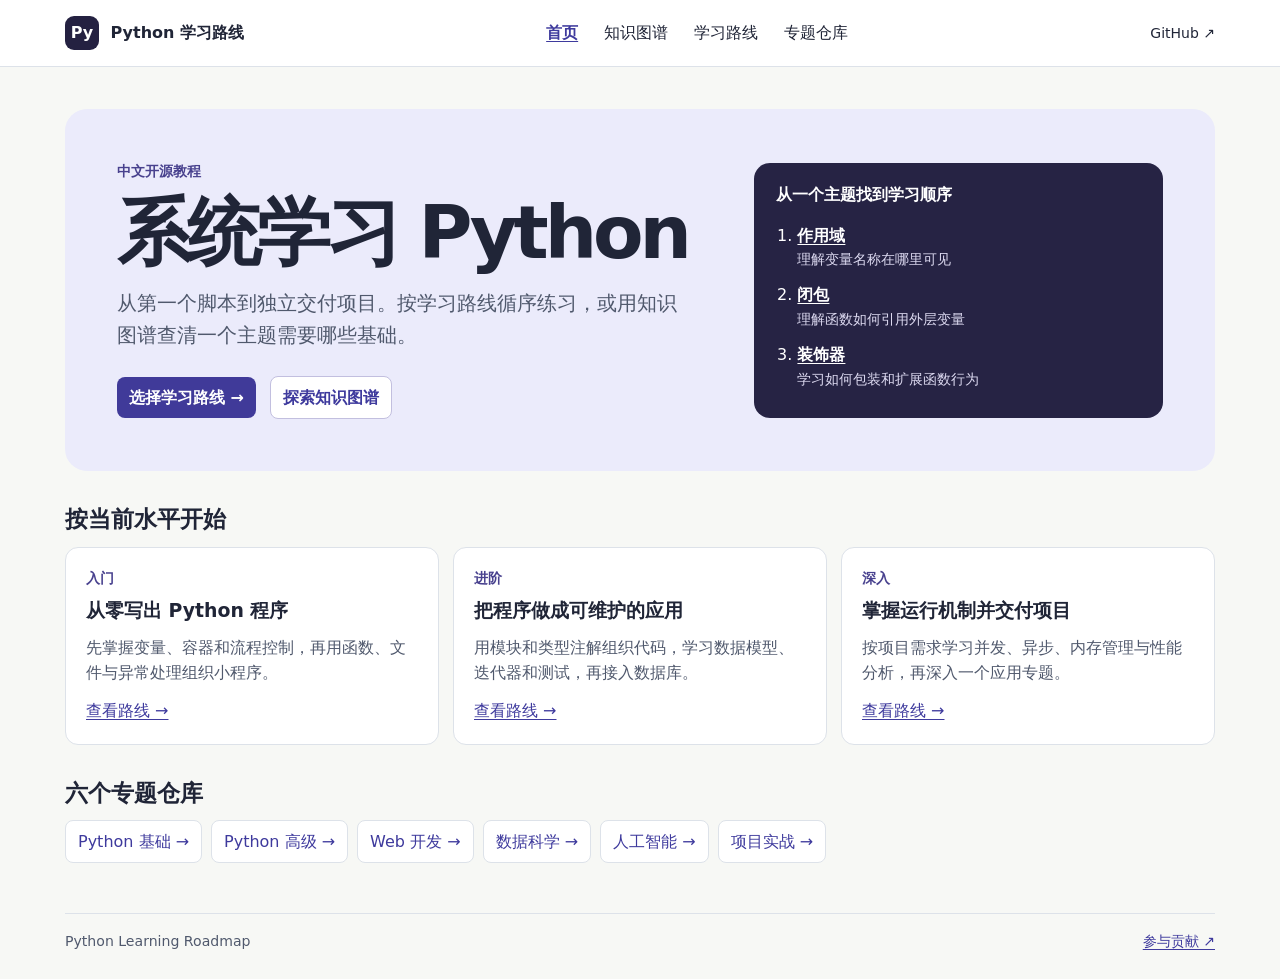
<file: docs/index.html>
<!doctype html>
<html lang="zh-CN"><head><meta charset="utf-8"><meta name="viewport" content="width=device-width, initial-scale=1"><meta name="description" content="Python 中文开源学习路线与知识图谱"><title>首页 · PLR</title><link rel="stylesheet" href="plr.css"></head>
<body><a class="skip" href="#content">跳到正文</a><div class="site-nav"><div class="site-inner"><a class="brand" href="index.html"><span>Py</span> Python 学习路线</a><nav aria-label="网站导航"><a href="index.html" aria-current="page">首页</a><a href="knowledge-graph/index.html">知识图谱</a><a href="routes/index.html">学习路线</a><a href="topics/index.html">专题仓库</a></nav><a class="source" href="https://github.com/zyy-stu/python-learning-roadmap">GitHub ↗</a></div></div><main id="content" class="site-content"><section class="hero"><div><p class="kicker">中文开源教程</p><h1>系统学习 Python</h1><p class="lead">从第一个脚本到独立交付项目。按学习路线循序练习，或用知识图谱查清一个主题需要哪些基础。</p><div class="links"><a class="primary" href="routes/index.html">选择学习路线 →</a><a class="secondary" href="knowledge-graph/index.html">探索知识图谱</a></div></div><aside class="example"><h2>从一个主题找到学习顺序</h2><ol><li><a href="knowledge-graph/index.html#01.09.03">作用域</a><span>理解变量名称在哪里可见</span></li><li><a href="knowledge-graph/index.html#02.02.01">闭包</a><span>理解函数如何引用外层变量</span></li><li><a href="knowledge-graph/index.html#02.02.02">装饰器</a><span>学习如何包装和扩展函数行为</span></li></ol></aside></section>
<section class="block"><h2>按当前水平开始</h2><div class="grid"><article class="tile"><p class="kicker">入门</p><h3>从零写出 Python 程序</h3><p>先掌握变量、容器和流程控制，再用函数、文件与异常处理组织小程序。</p><a href="routes/index.html#beginner">查看路线 →</a></article><article class="tile"><p class="kicker">进阶</p><h3>把程序做成可维护的应用</h3><p>用模块和类型注解组织代码，学习数据模型、迭代器和测试，再接入数据库。</p><a href="routes/index.html#intermediate">查看路线 →</a></article><article class="tile"><p class="kicker">深入</p><h3>掌握运行机制并交付项目</h3><p>按项目需求学习并发、异步、内存管理与性能分析，再深入一个应用专题。</p><a href="routes/index.html#advanced">查看路线 →</a></article></div></section>
<section class="block"><h2>六个专题仓库</h2><div class="topic-links"><a href="topics/index.html#python-basic">Python 基础 →</a><a href="topics/index.html#python-advanced">Python 高级 →</a><a href="topics/index.html#python-web">Web 开发 →</a><a href="topics/index.html#python-data-science">数据科学 →</a><a href="topics/index.html#python-ai">人工智能 →</a><a href="topics/index.html#python-projects">项目实战 →</a></div></section></main><div class="site-footer"><span>Python Learning Roadmap</span><a href="https://github.com/zyy-stu/python-learning-roadmap/blob/main/CONTRIBUTING.md">参与贡献 ↗</a></div></body></html>
</file>
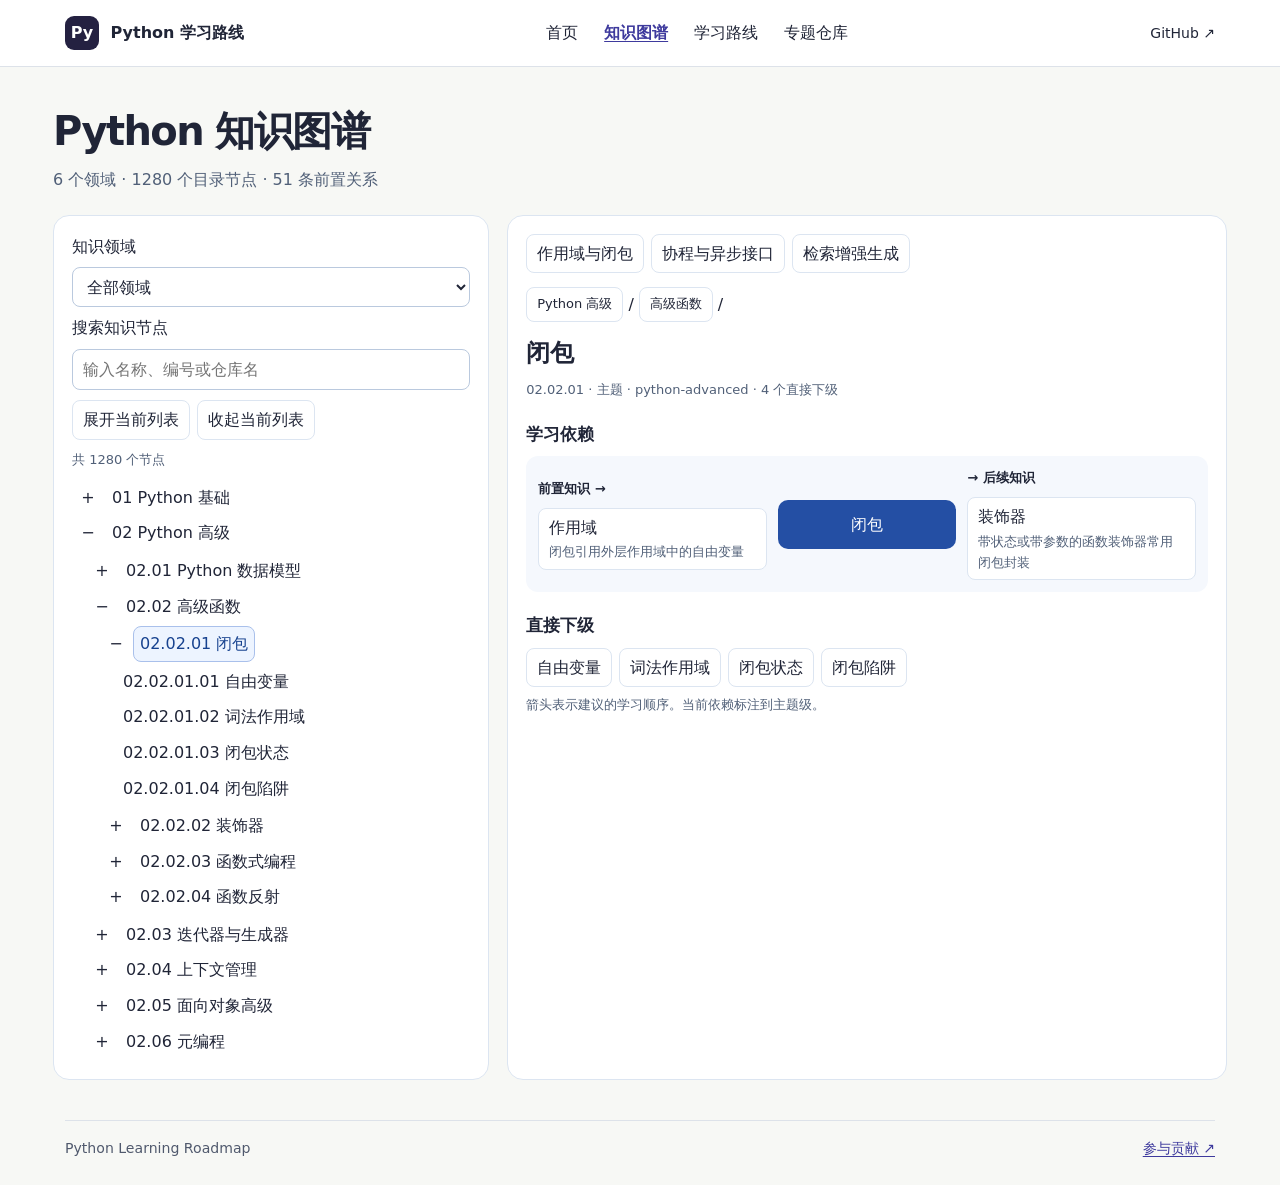
<file: docs/knowledge-graph/index.html>
<!doctype html>
<html lang="zh-CN">
<head>
<meta charset="utf-8">
<meta name="viewport" content="width=device-width, initial-scale=1">
<title>PLR · Python 知识图谱</title>
<style>
:root{color-scheme:light;--ink:#172239;--muted:#516078;--line:#dce5f1;--accent:#2458bd;--pale:#edf4ff;font:15px/1.55 system-ui,"Microsoft YaHei",sans-serif;color:var(--ink);background:#f4f7fc}
*{box-sizing:border-box}body{margin:0}header,main{max-width:1270px;margin:auto;padding-inline:clamp(16px,4vw,48px)}header{padding-top:32px;padding-bottom:22px}header p{margin:0;color:var(--muted)}h1{font-size:clamp(28px,5vw,40px);letter-spacing:-.04em;margin:0 0 4px}h2{margin:0 0 8px;font-size:24px}h3{font-size:17px;margin:20px 0 8px}button,input,select{font:inherit;color:inherit}button,select{cursor:pointer}button{border:1px solid var(--line);border-radius:8px;background:white;padding:6px 10px;text-align:left}button:hover{background:var(--pale);border-color:#98b4e6}:focus-visible{outline:2px solid var(--accent);outline-offset:2px}main{display:grid;grid-template-columns:minmax(260px,1fr) minmax(0,1.65fr);gap:18px;padding-bottom:40px}.card{background:white;border:1px solid var(--line);border-radius:16px;min-width:0;padding:18px}.controls{display:grid;gap:8px}.controls input,.controls select{width:100%;min-height:40px;border:1px solid #bac9de;border-radius:8px;padding:7px 10px;background:white}.actions,.samples{display:flex;gap:7px;flex-wrap:wrap}.actions{margin:10px 0}.tree{max-height:65vh;overflow:auto;padding:2px}.tree ul{list-style:none;padding:0 0 0 14px;margin:2px 0}.tree>ul{padding-left:0}.row{display:flex;align-items:baseline;gap:3px}.row button{border-color:transparent;padding:4px 6px}.node{min-width:0;overflow-wrap:anywhere}.toggle{flex:none;width:28px;text-align:center}.row [aria-current="true"]{background:var(--pale);color:#17428f;border-color:#a9c0eb}.small,.meta,.why{color:var(--muted);font-size:13px}.crumbs{display:flex;align-items:center;gap:5px;flex-wrap:wrap;margin-bottom:12px}.crumbs button{font-size:13px}.meta{margin:0 0 16px}.graph{display:grid;grid-template-columns:1fr .78fr 1fr;gap:11px;background:#f5f8fd;padding:12px;border-radius:12px;align-items:center}.column{display:grid;gap:8px;min-width:0}.column strong{font-size:13px}.edge{width:100%;overflow-wrap:anywhere}.why{display:block;margin-top:2px}.focus{background:#244fa4;color:white;border-radius:10px;padding:12px;text-align:center;overflow-wrap:anywhere}.jump{display:flex;gap:7px;flex-wrap:wrap;align-items:baseline}.status{min-height:1.5em;margin:5px 0}.samples{margin-bottom:14px}.note{margin:8px 0;color:var(--muted);font-size:13px}@media(max-width:770px){main{grid-template-columns:1fr}.tree{max-height:36vh}}@media(max-width:430px){.graph{grid-template-columns:1fr}.focus{order:-1}}
</style>
<link rel="stylesheet" href="../plr.css"></head>
<body><a class="skip" href="#content">跳到正文</a><div class="site-nav"><div class="site-inner"><a class="brand" href="../index.html"><span>Py</span> Python 学习路线</a><nav aria-label="网站导航"><a href="../index.html">首页</a><a href="../knowledge-graph/index.html" aria-current="page">知识图谱</a><a href="../routes/index.html">学习路线</a><a href="../topics/index.html">专题仓库</a></nav><a class="source" href="https://github.com/zyy-stu/python-learning-roadmap">GitHub ↗</a></div></div>
<header><h1>Python 知识图谱</h1><p id="stats"></p></header>
<main id="content">
<section class="card" aria-label="知识目录">
<div class="controls">
<label for="domain">知识领域</label><select id="domain"></select>
<label for="query">搜索知识节点</label><input id="query" type="search" placeholder="输入名称、编号或仓库名">
</div>
<div class="actions"><button id="expand" type="button">展开当前列表</button><button id="collapse" type="button">收起当前列表</button></div>
<p class="status small" id="status" role="status"></p>
<nav class="tree" id="tree" aria-label="知识节点"></nav>
</section>
<section class="card" aria-label="节点详情">
<div class="samples" id="samples" aria-label="依赖示例"></div>
<div id="detail"></div>
</section>
</main><div class="site-footer"><span>Python Learning Roadmap</span><a href="https://github.com/zyy-stu/python-learning-roadmap/blob/main/CONTRIBUTING.md">参与贡献 ↗</a></div>
<script id="dataset" type="application/json">{"domains":[{"id":"01","name":"Python 基础","repo":"python-basic","children":[{"id":"01.01","name":"编程预备知识","children":[{"id":"01.01.01","name":"认识计算机","children":[{"id":"01.01.01.01","name":"硬件与软件","children":[]},{"id":"01.01.01.02","name":"操作系统","children":[]},{"id":"01.01.01.03","name":"文件与文件夹","children":[]},{"id":"01.01.01.04","name":"文件扩展名","children":[]}]},{"id":"01.01.02","name":"认识编程","children":[{"id":"01.01.02.01","name":"程序是什么","children":[]},{"id":"01.01.02.02","name":"编程语言是什么","children":[]},{"id":"01.01.02.03","name":"源代码与运行结果","children":[]},{"id":"01.01.02.04","name":"常见编程用途","children":[]}]},{"id":"01.01.03","name":"开发环境基础","children":[{"id":"01.01.03.01","name":"终端与命令行","children":[]},{"id":"01.01.03.02","name":"路径与工作目录","children":[]},{"id":"01.01.03.03","name":"文本编辑器","children":[]},{"id":"01.01.03.04","name":"环境变量","children":[]}]}]},{"id":"01.02","name":"Python 入门","children":[{"id":"01.02.01","name":"Python 简介","children":[{"id":"01.02.01.01","name":"Python 的特点","children":[]},{"id":"01.02.01.02","name":"Python 的应用领域","children":[]},{"id":"01.02.01.03","name":"Python 版本","children":[]},{"id":"01.02.01.04","name":"解释器与脚本","children":[]}]},{"id":"01.02.02","name":"安装与配置","children":[{"id":"01.02.02.01","name":"下载安装","children":[]},{"id":"01.02.02.02","name":"验证安装","children":[]},{"id":"01.02.02.03","name":"配置解释器","children":[]},{"id":"01.02.02.04","name":"常见安装问题","children":[]}]},{"id":"01.02.03","name":"第一个程序","children":[{"id":"01.02.03.01","name":"创建 .py 文件","children":[]},{"id":"01.02.03.02","name":"print 输出","children":[]},{"id":"01.02.03.03","name":"运行脚本","children":[]},{"id":"01.02.03.04","name":"认识报错","children":[]}]},{"id":"01.02.04","name":"交互式编程","children":[{"id":"01.02.04.01","name":"REPL","children":[]},{"id":"01.02.04.02","name":"交互执行表达式","children":[]},{"id":"01.02.04.03","name":"退出交互模式","children":[]},{"id":"01.02.04.04","name":"脚本与 REPL 区别","children":[]}]}]},{"id":"01.03","name":"基础语法","children":[{"id":"01.03.01","name":"代码规则","children":[{"id":"01.03.01.01","name":"缩进","children":[]},{"id":"01.03.01.02","name":"注释","children":[]},{"id":"01.03.01.03","name":"标识符","children":[]},{"id":"01.03.01.04","name":"关键字","children":[]}]},{"id":"01.03.02","name":"变量","children":[{"id":"01.03.02.01","name":"变量定义","children":[]},{"id":"01.03.02.02","name":"赋值","children":[]},{"id":"01.03.02.03","name":"重新赋值","children":[]},{"id":"01.03.02.04","name":"变量命名","children":[]}]},{"id":"01.03.03","name":"基本数据类型","children":[{"id":"01.03.03.01","name":"整数","children":[]},{"id":"01.03.03.02","name":"浮点数","children":[]},{"id":"01.03.03.03","name":"布尔值","children":[]},{"id":"01.03.03.04","name":"空值 None","children":[]}]},{"id":"01.03.04","name":"类型操作","children":[{"id":"01.03.04.01","name":"type","children":[]},{"id":"01.03.04.02","name":"isinstance","children":[]},{"id":"01.03.04.03","name":"类型转换","children":[]},{"id":"01.03.04.04","name":"类型转换错误","children":[]}]},{"id":"01.03.05","name":"输入输出","children":[{"id":"01.03.05.01","name":"print","children":[]},{"id":"01.03.05.02","name":"input","children":[]},{"id":"01.03.05.03","name":"输出分隔符","children":[]},{"id":"01.03.05.04","name":"f-string","children":[]}]}]},{"id":"01.04","name":"运算符与表达式","children":[{"id":"01.04.01","name":"算术运算","children":[{"id":"01.04.01.01","name":"加减乘除","children":[]},{"id":"01.04.01.02","name":"整除","children":[]},{"id":"01.04.01.03","name":"取余","children":[]},{"id":"01.04.01.04","name":"幂运算","children":[]}]},{"id":"01.04.02","name":"比较运算","children":[{"id":"01.04.02.01","name":"相等与不等","children":[]},{"id":"01.04.02.02","name":"大小比较","children":[]},{"id":"01.04.02.03","name":"链式比较","children":[]},{"id":"01.04.02.04","name":"比较结果","children":[]}]},{"id":"01.04.03","name":"逻辑运算","children":[{"id":"01.04.03.01","name":"and","children":[]},{"id":"01.04.03.02","name":"or","children":[]},{"id":"01.04.03.03","name":"not","children":[]},{"id":"01.04.03.04","name":"短路求值","children":[]}]},{"id":"01.04.04","name":"其他运算","children":[{"id":"01.04.04.01","name":"成员运算","children":[]},{"id":"01.04.04.02","name":"身份运算","children":[]},{"id":"01.04.04.03","name":"赋值表达式","children":[]},{"id":"01.04.04.04","name":"运算优先级","children":[]}]}]},{"id":"01.05","name":"字符串","children":[{"id":"01.05.01","name":"字符串基础","children":[{"id":"01.05.01.01","name":"创建字符串","children":[]},{"id":"01.05.01.02","name":"引号规则","children":[]},{"id":"01.05.01.03","name":"转义字符","children":[]},{"id":"01.05.01.04","name":"多行字符串","children":[]}]},{"id":"01.05.02","name":"字符串访问","children":[{"id":"01.05.02.01","name":"索引","children":[]},{"id":"01.05.02.02","name":"负数索引","children":[]},{"id":"01.05.02.03","name":"切片","children":[]},{"id":"01.05.02.04","name":"不可变性","children":[]}]},{"id":"01.05.03","name":"字符串处理","children":[{"id":"01.05.03.01","name":"查找","children":[]},{"id":"01.05.03.02","name":"替换","children":[]},{"id":"01.05.03.03","name":"分割","children":[]},{"id":"01.05.03.04","name":"连接","children":[]}]},{"id":"01.05.04","name":"字符串格式化","children":[{"id":"01.05.04.01","name":"f-string","children":[]},{"id":"01.05.04.02","name":"format","children":[]},{"id":"01.05.04.03","name":"格式说明符","children":[]},{"id":"01.05.04.04","name":"数字格式化","children":[]}]},{"id":"01.05.05","name":"文本编码","children":[{"id":"01.05.05.01","name":"Unicode","children":[]},{"id":"01.05.05.02","name":"UTF-8","children":[]},{"id":"01.05.05.03","name":"encode","children":[]},{"id":"01.05.05.04","name":"decode","children":[]}]}]},{"id":"01.06","name":"列表与元组","children":[{"id":"01.06.01","name":"列表基础","children":[{"id":"01.06.01.01","name":"创建列表","children":[]},{"id":"01.06.01.02","name":"读取元素","children":[]},{"id":"01.06.01.03","name":"修改元素","children":[]},{"id":"01.06.01.04","name":"删除元素","children":[]}]},{"id":"01.06.02","name":"列表操作","children":[{"id":"01.06.02.01","name":"append","children":[]},{"id":"01.06.02.02","name":"insert","children":[]},{"id":"01.06.02.03","name":"extend","children":[]},{"id":"01.06.02.04","name":"pop","children":[]}]},{"id":"01.06.03","name":"列表进阶","children":[{"id":"01.06.03.01","name":"排序","children":[]},{"id":"01.06.03.02","name":"复制","children":[]},{"id":"01.06.03.03","name":"切片","children":[]},{"id":"01.06.03.04","name":"列表推导式","children":[]}]},{"id":"01.06.04","name":"元组","children":[{"id":"01.06.04.01","name":"创建元组","children":[]},{"id":"01.06.04.02","name":"单元素元组","children":[]},{"id":"01.06.04.03","name":"解包","children":[]},{"id":"01.06.04.04","name":"不可变性","children":[]}]}]},{"id":"01.07","name":"字典与集合","children":[{"id":"01.07.01","name":"字典基础","children":[{"id":"01.07.01.01","name":"创建字典","children":[]},{"id":"01.07.01.02","name":"访问键值","children":[]},{"id":"01.07.01.03","name":"修改键值","children":[]},{"id":"01.07.01.04","name":"删除键值","children":[]}]},{"id":"01.07.02","name":"字典操作","children":[{"id":"01.07.02.01","name":"get","children":[]},{"id":"01.07.02.02","name":"keys","children":[]},{"id":"01.07.02.03","name":"values","children":[]},{"id":"01.07.02.04","name":"items","children":[]}]},{"id":"01.07.03","name":"字典进阶","children":[{"id":"01.07.03.01","name":"字典遍历","children":[]},{"id":"01.07.03.02","name":"嵌套字典","children":[]},{"id":"01.07.03.03","name":"字典推导式","children":[]},{"id":"01.07.03.04","name":"合并字典","children":[]}]},{"id":"01.07.04","name":"集合基础","children":[{"id":"01.07.04.01","name":"创建集合","children":[]},{"id":"01.07.04.02","name":"添加删除","children":[]},{"id":"01.07.04.03","name":"去重","children":[]},{"id":"01.07.04.04","name":"成员判断","children":[]}]},{"id":"01.07.05","name":"集合运算","children":[{"id":"01.07.05.01","name":"交集","children":[]},{"id":"01.07.05.02","name":"并集","children":[]},{"id":"01.07.05.03","name":"差集","children":[]},{"id":"01.07.05.04","name":"对称差集","children":[]}]}]},{"id":"01.08","name":"条件与循环","children":[{"id":"01.08.01","name":"条件判断","children":[{"id":"01.08.01.01","name":"if","children":[]},{"id":"01.08.01.02","name":"elif","children":[]},{"id":"01.08.01.03","name":"else","children":[]},{"id":"01.08.01.04","name":"嵌套条件","children":[]}]},{"id":"01.08.02","name":"模式匹配","children":[{"id":"01.08.02.01","name":"match","children":[]},{"id":"01.08.02.02","name":"case","children":[]},{"id":"01.08.02.03","name":"通配模式","children":[]},{"id":"01.08.02.04","name":"守卫条件","children":[]}]},{"id":"01.08.03","name":"for 循环","children":[{"id":"01.08.03.01","name":"for","children":[]},{"id":"01.08.03.02","name":"range","children":[]},{"id":"01.08.03.03","name":"enumerate","children":[]},{"id":"01.08.03.04","name":"zip","children":[]}]},{"id":"01.08.04","name":"while 循环","children":[{"id":"01.08.04.01","name":"while","children":[]},{"id":"01.08.04.02","name":"循环条件","children":[]},{"id":"01.08.04.03","name":"无限循环","children":[]},{"id":"01.08.04.04","name":"退出循环","children":[]}]},{"id":"01.08.05","name":"循环控制","children":[{"id":"01.08.05.01","name":"break","children":[]},{"id":"01.08.05.02","name":"continue","children":[]},{"id":"01.08.05.03","name":"循环 else","children":[]},{"id":"01.08.05.04","name":"嵌套循环","children":[]}]}]},{"id":"01.09","name":"函数","children":[{"id":"01.09.01","name":"函数基础","children":[{"id":"01.09.01.01","name":"def","children":[]},{"id":"01.09.01.02","name":"调用函数","children":[]},{"id":"01.09.01.03","name":"return","children":[]},{"id":"01.09.01.04","name":"函数文档","children":[]}]},{"id":"01.09.02","name":"函数参数","children":[{"id":"01.09.02.01","name":"位置参数","children":[]},{"id":"01.09.02.02","name":"关键字参数","children":[]},{"id":"01.09.02.03","name":"默认参数","children":[]},{"id":"01.09.02.04","name":"可变参数","children":[]}]},{"id":"01.09.03","name":"作用域","children":[{"id":"01.09.03.01","name":"局部变量","children":[]},{"id":"01.09.03.02","name":"全局变量","children":[]},{"id":"01.09.03.03","name":"global","children":[]},{"id":"01.09.03.04","name":"nonlocal","children":[]}]},{"id":"01.09.04","name":"函数进阶入门","children":[{"id":"01.09.04.01","name":"lambda","children":[]},{"id":"01.09.04.02","name":"递归","children":[]},{"id":"01.09.04.03","name":"高阶函数基础","children":[]},{"id":"01.09.04.04","name":"类型注解","children":[]}]}]},{"id":"01.10","name":"模块与包","children":[{"id":"01.10.01","name":"模块基础","children":[{"id":"01.10.01.01","name":"import","children":[]},{"id":"01.10.01.02","name":"from import","children":[]},{"id":"01.10.01.03","name":"模块搜索路径","children":[]},{"id":"01.10.01.04","name":"__name__","children":[]}]},{"id":"01.10.02","name":"包基础","children":[{"id":"01.10.02.01","name":"包目录","children":[]},{"id":"01.10.02.02","name":"__init__.py","children":[]},{"id":"01.10.02.03","name":"绝对导入","children":[]},{"id":"01.10.02.04","name":"相对导入","children":[]}]},{"id":"01.10.03","name":"环境与依赖","children":[{"id":"01.10.03.01","name":"pip","children":[]},{"id":"01.10.03.02","name":"venv","children":[]},{"id":"01.10.03.03","name":"requirements.txt","children":[]},{"id":"01.10.03.04","name":"依赖安装","children":[]}]}]},{"id":"01.11","name":"文件与异常","children":[{"id":"01.11.01","name":"文件操作","children":[{"id":"01.11.01.01","name":"open","children":[]},{"id":"01.11.01.02","name":"read","children":[]},{"id":"01.11.01.03","name":"write","children":[]},{"id":"01.11.01.04","name":"with","children":[]}]},{"id":"01.11.02","name":"文件路径","children":[{"id":"01.11.02.01","name":"pathlib","children":[]},{"id":"01.11.02.02","name":"路径拼接","children":[]},{"id":"01.11.02.03","name":"文件检查","children":[]},{"id":"01.11.02.04","name":"目录遍历","children":[]}]},{"id":"01.11.03","name":"数据文件","children":[{"id":"01.11.03.01","name":"JSON 读取","children":[]},{"id":"01.11.03.02","name":"JSON 写入","children":[]},{"id":"01.11.03.03","name":"CSV 读取","children":[]},{"id":"01.11.03.04","name":"CSV 写入","children":[]}]},{"id":"01.11.04","name":"异常处理","children":[{"id":"01.11.04.01","name":"try","children":[]},{"id":"01.11.04.02","name":"except","children":[]},{"id":"01.11.04.03","name":"else 与 finally","children":[]},{"id":"01.11.04.04","name":"raise","children":[]}]},{"id":"01.11.05","name":"异常实践","children":[{"id":"01.11.05.01","name":"常见异常","children":[]},{"id":"01.11.05.02","name":"捕获具体异常","children":[]},{"id":"01.11.05.03","name":"错误提示","children":[]},{"id":"01.11.05.04","name":"资源清理","children":[]}]}]},{"id":"01.12","name":"面向对象基础","children":[{"id":"01.12.01","name":"类与对象","children":[{"id":"01.12.01.01","name":"class","children":[]},{"id":"01.12.01.02","name":"实例化","children":[]},{"id":"01.12.01.03","name":"self","children":[]},{"id":"01.12.01.04","name":"__init__","children":[]}]},{"id":"01.12.02","name":"属性与方法","children":[{"id":"01.12.02.01","name":"实例属性","children":[]},{"id":"01.12.02.02","name":"类属性","children":[]},{"id":"01.12.02.03","name":"实例方法","children":[]},{"id":"01.12.02.04","name":"类方法","children":[]}]},{"id":"01.12.03","name":"继承与封装","children":[{"id":"01.12.03.01","name":"继承","children":[]},{"id":"01.12.03.02","name":"方法重写","children":[]},{"id":"01.12.03.03","name":"super","children":[]},{"id":"01.12.03.04","name":"属性封装","children":[]}]},{"id":"01.12.04","name":"常用特殊方法","children":[{"id":"01.12.04.01","name":"__str__","children":[]},{"id":"01.12.04.02","name":"__repr__","children":[]},{"id":"01.12.04.03","name":"__eq__","children":[]},{"id":"01.12.04.04","name":"__len__","children":[]}]}]},{"id":"01.13","name":"标准库","children":[{"id":"01.13.01","name":"数学与随机","children":[{"id":"01.13.01.01","name":"math","children":[]},{"id":"01.13.01.02","name":"random","children":[]},{"id":"01.13.01.03","name":"statistics","children":[]},{"id":"01.13.01.04","name":"decimal","children":[]}]},{"id":"01.13.02","name":"时间与日期","children":[{"id":"01.13.02.01","name":"datetime","children":[]},{"id":"01.13.02.02","name":"date","children":[]},{"id":"01.13.02.03","name":"time","children":[]},{"id":"01.13.02.04","name":"timedelta","children":[]}]},{"id":"01.13.03","name":"容器工具","children":[{"id":"01.13.03.01","name":"collections","children":[]},{"id":"01.13.03.02","name":"Counter","children":[]},{"id":"01.13.03.03","name":"defaultdict","children":[]},{"id":"01.13.03.04","name":"deque","children":[]}]},{"id":"01.13.04","name":"系统工具","children":[{"id":"01.13.04.01","name":"os","children":[]},{"id":"01.13.04.02","name":"sys","children":[]},{"id":"01.13.04.03","name":"argparse","children":[]},{"id":"01.13.04.04","name":"logging","children":[]}]},{"id":"01.13.05","name":"数据处理工具","children":[{"id":"01.13.05.01","name":"json","children":[]},{"id":"01.13.05.02","name":"csv","children":[]},{"id":"01.13.05.03","name":"re","children":[]},{"id":"01.13.05.04","name":"pathlib","children":[]}]}]},{"id":"01.14","name":"基础工程能力","children":[{"id":"01.14.01","name":"代码规范","children":[{"id":"01.14.01.01","name":"PEP 8","children":[]},{"id":"01.14.01.02","name":"命名规范","children":[]},{"id":"01.14.01.03","name":"类型注解","children":[]},{"id":"01.14.01.04","name":"Ruff","children":[]}]},{"id":"01.14.02","name":"调试","children":[{"id":"01.14.02.01","name":"print 调试","children":[]},{"id":"01.14.02.02","name":"断点","children":[]},{"id":"01.14.02.03","name":"异常定位","children":[]},{"id":"01.14.02.04","name":"调试器","children":[]}]},{"id":"01.14.03","name":"测试入门","children":[{"id":"01.14.03.01","name":"assert","children":[]},{"id":"01.14.03.02","name":"pytest","children":[]},{"id":"01.14.03.03","name":"测试函数","children":[]},{"id":"01.14.03.04","name":"边界测试","children":[]}]},{"id":"01.14.04","name":"项目组织","children":[{"id":"01.14.04.01","name":"目录结构","children":[]},{"id":"01.14.04.02","name":"README","children":[]},{"id":"01.14.04.03","name":"Git 基础","children":[]},{"id":"01.14.04.04","name":"虚拟环境","children":[]}]}]}]},{"id":"02","name":"Python 高级","repo":"python-advanced","children":[{"id":"02.01","name":"Python 数据模型","children":[{"id":"02.01.01","name":"对象模型","children":[{"id":"02.01.01.01","name":"对象身份","children":[]},{"id":"02.01.01.02","name":"对象类型","children":[]},{"id":"02.01.01.03","name":"对象值","children":[]},{"id":"02.01.01.04","name":"可变性","children":[]}]},{"id":"02.01.02","name":"特殊方法","children":[{"id":"02.01.02.01","name":"__new__","children":[]},{"id":"02.01.02.02","name":"__init__","children":[]},{"id":"02.01.02.03","name":"__call__","children":[]},{"id":"02.01.02.04","name":"运算符重载","children":[]}]},{"id":"02.01.03","name":"属性访问","children":[{"id":"02.01.03.01","name":"__getattribute__","children":[]},{"id":"02.01.03.02","name":"__getattr__","children":[]},{"id":"02.01.03.03","name":"__setattr__","children":[]},{"id":"02.01.03.04","name":"__delattr__","children":[]}]},{"id":"02.01.04","name":"描述符","children":[{"id":"02.01.04.01","name":"__get__","children":[]},{"id":"02.01.04.02","name":"__set__","children":[]},{"id":"02.01.04.03","name":"__delete__","children":[]},{"id":"02.01.04.04","name":"__set_name__","children":[]}]},{"id":"02.01.05","name":"对象协议","children":[{"id":"02.01.05.01","name":"迭代协议","children":[]},{"id":"02.01.05.02","name":"容器协议","children":[]},{"id":"02.01.05.03","name":"上下文协议","children":[]},{"id":"02.01.05.04","name":"数值协议","children":[]}]}]},{"id":"02.02","name":"高级函数","children":[{"id":"02.02.01","name":"闭包","children":[{"id":"02.02.01.01","name":"自由变量","children":[]},{"id":"02.02.01.02","name":"词法作用域","children":[]},{"id":"02.02.01.03","name":"闭包状态","children":[]},{"id":"02.02.01.04","name":"闭包陷阱","children":[]}]},{"id":"02.02.02","name":"装饰器","children":[{"id":"02.02.02.01","name":"函数装饰器","children":[]},{"id":"02.02.02.02","name":"带参数装饰器","children":[]},{"id":"02.02.02.03","name":"functools.wraps","children":[]},{"id":"02.02.02.04","name":"装饰器组合","children":[]}]},{"id":"02.02.03","name":"函数式编程","children":[{"id":"02.02.03.01","name":"map","children":[]},{"id":"02.02.03.02","name":"filter","children":[]},{"id":"02.02.03.03","name":"reduce","children":[]},{"id":"02.02.03.04","name":"partial","children":[]}]},{"id":"02.02.04","name":"函数反射","children":[{"id":"02.02.04.01","name":"inspect.signature","children":[]},{"id":"02.02.04.02","name":"函数注解","children":[]},{"id":"02.02.04.03","name":"函数对象","children":[]},{"id":"02.02.04.04","name":"单分派","children":[]}]}]},{"id":"02.03","name":"迭代器与生成器","children":[{"id":"02.03.01","name":"迭代器","children":[{"id":"02.03.01.01","name":"__iter__","children":[]},{"id":"02.03.01.02","name":"__next__","children":[]},{"id":"02.03.01.03","name":"StopIteration","children":[]},{"id":"02.03.01.04","name":"惰性计算","children":[]}]},{"id":"02.03.02","name":"生成器","children":[{"id":"02.03.02.01","name":"yield","children":[]},{"id":"02.03.02.02","name":"yield from","children":[]},{"id":"02.03.02.03","name":"send","children":[]},{"id":"02.03.02.04","name":"生成器关闭","children":[]}]},{"id":"02.03.03","name":"生成器表达式","children":[{"id":"02.03.03.01","name":"表达式语法","children":[]},{"id":"02.03.03.02","name":"惰性求值","children":[]},{"id":"02.03.03.03","name":"内存效率","children":[]},{"id":"02.03.03.04","name":"组合迭代","children":[]}]},{"id":"02.03.04","name":"迭代工具","children":[{"id":"02.03.04.01","name":"itertools.chain","children":[]},{"id":"02.03.04.02","name":"islice","children":[]},{"id":"02.03.04.03","name":"groupby","children":[]},{"id":"02.03.04.04","name":"tee","children":[]}]}]},{"id":"02.04","name":"上下文管理","children":[{"id":"02.04.01","name":"上下文协议","children":[{"id":"02.04.01.01","name":"__enter__","children":[]},{"id":"02.04.01.02","name":"__exit__","children":[]},{"id":"02.04.01.03","name":"异常传播","children":[]},{"id":"02.04.01.04","name":"资源释放","children":[]}]},{"id":"02.04.02","name":"contextlib","children":[{"id":"02.04.02.01","name":"contextmanager","children":[]},{"id":"02.04.02.02","name":"closing","children":[]},{"id":"02.04.02.03","name":"suppress","children":[]},{"id":"02.04.02.04","name":"ExitStack","children":[]}]},{"id":"02.04.03","name":"异步上下文","children":[{"id":"02.04.03.01","name":"async with","children":[]},{"id":"02.04.03.02","name":"__aenter__","children":[]},{"id":"02.04.03.03","name":"__aexit__","children":[]},{"id":"02.04.03.04","name":"asynccontextmanager","children":[]}]}]},{"id":"02.05","name":"面向对象高级","children":[{"id":"02.05.01","name":"继承机制","children":[{"id":"02.05.01.01","name":"多重继承","children":[]},{"id":"02.05.01.02","name":"MRO","children":[]},{"id":"02.05.01.03","name":"C3 线性化","children":[]},{"id":"02.05.01.04","name":"super","children":[]}]},{"id":"02.05.02","name":"属性机制","children":[{"id":"02.05.02.01","name":"property","children":[]},{"id":"02.05.02.02","name":"描述符复用","children":[]},{"id":"02.05.02.03","name":"__slots__","children":[]},{"id":"02.05.02.04","name":"动态属性","children":[]}]},{"id":"02.05.03","name":"抽象与协议","children":[{"id":"02.05.03.01","name":"ABC","children":[]},{"id":"02.05.03.02","name":"抽象方法","children":[]},{"id":"02.05.03.03","name":"Protocol","children":[]},{"id":"02.05.03.04","name":"结构化子类型","children":[]}]},{"id":"02.05.04","name":"类构建","children":[{"id":"02.05.04.01","name":"类装饰器","children":[]},{"id":"02.05.04.02","name":"__init_subclass__","children":[]},{"id":"02.05.04.03","name":"元类","children":[]},{"id":"02.05.04.04","name":"动态创建类","children":[]}]}]},{"id":"02.06","name":"元编程","children":[{"id":"02.06.01","name":"反射","children":[{"id":"02.06.01.01","name":"getattr","children":[]},{"id":"02.06.01.02","name":"setattr","children":[]},{"id":"02.06.01.03","name":"hasattr","children":[]},{"id":"02.06.01.04","name":"inspect","children":[]}]},{"id":"02.06.02","name":"动态执行","children":[{"id":"02.06.02.01","name":"compile","children":[]},{"id":"02.06.02.02","name":"exec","children":[]},{"id":"02.06.02.03","name":"eval 风险","children":[]},{"id":"02.06.02.04","name":"动态导入","children":[]}]},{"id":"02.06.03","name":"抽象语法树","children":[{"id":"02.06.03.01","name":"ast.parse","children":[]},{"id":"02.06.03.02","name":"AST 节点","children":[]},{"id":"02.06.03.03","name":"NodeVisitor","children":[]},{"id":"02.06.03.04","name":"AST 转换","children":[]}]},{"id":"02.06.04","name":"元类机制","children":[{"id":"02.06.04.01","name":"type","children":[]},{"id":"02.06.04.02","name":"__prepare__","children":[]},{"id":"02.06.04.03","name":"元类创建","children":[]},{"id":"02.06.04.04","name":"元类冲突","children":[]}]}]},{"id":"02.07","name":"内存管理","children":[{"id":"02.07.01","name":"引用与对象","children":[{"id":"02.07.01.01","name":"引用计数","children":[]},{"id":"02.07.01.02","name":"共享引用","children":[]},{"id":"02.07.01.03","name":"循环引用","children":[]},{"id":"02.07.01.04","name":"对象生命周期","children":[]}]},{"id":"02.07.02","name":"垃圾回收","children":[{"id":"02.07.02.01","name":"gc","children":[]},{"id":"02.07.02.02","name":"分代回收","children":[]},{"id":"02.07.02.03","name":"弱引用","children":[]},{"id":"02.07.02.04","name":"finalizer","children":[]}]},{"id":"02.07.03","name":"内存分析","children":[{"id":"02.07.03.01","name":"sys.getsizeof","children":[]},{"id":"02.07.03.02","name":"tracemalloc","children":[]},{"id":"02.07.03.03","name":"内存泄漏","children":[]},{"id":"02.07.03.04","name":"内存优化","children":[]}]}]},{"id":"02.08","name":"并发与异步","children":[{"id":"02.08.01","name":"线程","children":[{"id":"02.08.01.01","name":"threading","children":[]},{"id":"02.08.01.02","name":"Lock","children":[]},{"id":"02.08.01.03","name":"RLock","children":[]},{"id":"02.08.01.04","name":"Condition","children":[]}]},{"id":"02.08.02","name":"进程","children":[{"id":"02.08.02.01","name":"multiprocessing","children":[]},{"id":"02.08.02.02","name":"Process","children":[]},{"id":"02.08.02.03","name":"Queue","children":[]},{"id":"02.08.02.04","name":"共享内存","children":[]}]},{"id":"02.08.03","name":"线程与进程池","children":[{"id":"02.08.03.01","name":"ThreadPoolExecutor","children":[]},{"id":"02.08.03.02","name":"ProcessPoolExecutor","children":[]},{"id":"02.08.03.03","name":"Future","children":[]},{"id":"02.08.03.04","name":"任务取消","children":[]}]},{"id":"02.08.04","name":"asyncio","children":[{"id":"02.08.04.01","name":"事件循环","children":[]},{"id":"02.08.04.02","name":"协程","children":[]},{"id":"02.08.04.03","name":"Task","children":[]},{"id":"02.08.04.04","name":"TaskGroup","children":[]}]},{"id":"02.08.05","name":"异步控制","children":[{"id":"02.08.05.01","name":"Semaphore","children":[]},{"id":"02.08.05.02","name":"超时","children":[]},{"id":"02.08.05.03","name":"取消传播","children":[]},{"id":"02.08.05.04","name":"背压","children":[]}]},{"id":"02.08.06","name":"并发安全","children":[{"id":"02.08.06.01","name":"竞争条件","children":[]},{"id":"02.08.06.02","name":"死锁","children":[]},{"id":"02.08.06.03","name":"线程安全","children":[]},{"id":"02.08.06.04","name":"进程通信","children":[]}]}]},{"id":"02.09","name":"类型系统","children":[{"id":"02.09.01","name":"类型基础","children":[{"id":"02.09.01.01","name":"Union","children":[]},{"id":"02.09.01.02","name":"Optional","children":[]},{"id":"02.09.01.03","name":"Literal","children":[]},{"id":"02.09.01.04","name":"Annotated","children":[]}]},{"id":"02.09.02","name":"泛型","children":[{"id":"02.09.02.01","name":"TypeVar","children":[]},{"id":"02.09.02.02","name":"Generic","children":[]},{"id":"02.09.02.03","name":"ParamSpec","children":[]},{"id":"02.09.02.04","name":"类型别名","children":[]}]},{"id":"02.09.03","name":"结构化类型","children":[{"id":"02.09.03.01","name":"Protocol","children":[]},{"id":"02.09.03.02","name":"TypedDict","children":[]},{"id":"02.09.03.03","name":"Callable","children":[]},{"id":"02.09.03.04","name":"重载","children":[]}]},{"id":"02.09.04","name":"静态检查","children":[{"id":"02.09.04.01","name":"mypy","children":[]},{"id":"02.09.04.02","name":"pyright","children":[]},{"id":"02.09.04.03","name":"类型收窄","children":[]},{"id":"02.09.04.04","name":"类型兼容性","children":[]}]}]},{"id":"02.10","name":"性能优化","children":[{"id":"02.10.01","name":"复杂度分析","children":[{"id":"02.10.01.01","name":"时间复杂度","children":[]},{"id":"02.10.01.02","name":"空间复杂度","children":[]},{"id":"02.10.01.03","name":"常见复杂度","children":[]},{"id":"02.10.01.04","name":"性能权衡","children":[]}]},{"id":"02.10.02","name":"性能分析","children":[{"id":"02.10.02.01","name":"timeit","children":[]},{"id":"02.10.02.02","name":"cProfile","children":[]},{"id":"02.10.02.03","name":"pstats","children":[]},{"id":"02.10.02.04","name":"tracemalloc","children":[]}]},{"id":"02.10.03","name":"优化技术","children":[{"id":"02.10.03.01","name":"缓存","children":[]},{"id":"02.10.03.02","name":"生成器","children":[]},{"id":"02.10.03.03","name":"向量化","children":[]},{"id":"02.10.03.04","name":"批处理","children":[]}]},{"id":"02.10.04","name":"性能测试","children":[{"id":"02.10.04.01","name":"基准测试","children":[]},{"id":"02.10.04.02","name":"性能回归","children":[]},{"id":"02.10.04.03","name":"结果解释","children":[]},{"id":"02.10.04.04","name":"环境控制","children":[]}]}]},{"id":"02.11","name":"Python 内部机制","children":[{"id":"02.11.01","name":"字节码","children":[{"id":"02.11.01.01","name":"dis","children":[]},{"id":"02.11.01.02","name":"code object","children":[]},{"id":"02.11.01.03","name":"字节码执行","children":[]},{"id":"02.11.01.04","name":"指令变化","children":[]}]},{"id":"02.11.02","name":"解释器","children":[{"id":"02.11.02.01","name":"CPython","children":[]},{"id":"02.11.02.02","name":"解释循环","children":[]},{"id":"02.11.02.03","name":"对象内存布局","children":[]},{"id":"02.11.02.04","name":"实现差异","children":[]}]},{"id":"02.11.03","name":"GIL 与线程模型","children":[{"id":"02.11.03.01","name":"传统 GIL","children":[]},{"id":"02.11.03.02","name":"线程调度","children":[]},{"id":"02.11.03.03","name":"自由线程构建","children":[]},{"id":"02.11.03.04","name":"兼容性","children":[]}]},{"id":"02.11.04","name":"导入系统","children":[{"id":"02.11.04.01","name":"sys.modules","children":[]},{"id":"02.11.04.02","name":"importlib","children":[]},{"id":"02.11.04.03","name":"模块查找器","children":[]},{"id":"02.11.04.04","name":"模块加载器","children":[]}]}]},{"id":"02.12","name":"工程化实践","children":[{"id":"02.12.01","name":"项目构建","children":[{"id":"02.12.01.01","name":"pyproject.toml","children":[]},{"id":"02.12.01.02","name":"构建后端","children":[]},{"id":"02.12.01.03","name":"wheel","children":[]},{"id":"02.12.01.04","name":"包发布","children":[]}]},{"id":"02.12.02","name":"测试工程","children":[{"id":"02.12.02.01","name":"fixture","children":[]},{"id":"02.12.02.02","name":"mock","children":[]},{"id":"02.12.02.03","name":"参数化","children":[]},{"id":"02.12.02.04","name":"覆盖率","children":[]}]},{"id":"02.12.03","name":"质量管理","children":[{"id":"02.12.03.01","name":"Ruff","children":[]},{"id":"02.12.03.02","name":"类型检查","children":[]},{"id":"02.12.03.03","name":"pre-commit","children":[]},{"id":"02.12.03.04","name":"CI","children":[]}]},{"id":"02.12.04","name":"可观测性","children":[{"id":"02.12.04.01","name":"日志","children":[]},{"id":"02.12.04.02","name":"指标","children":[]},{"id":"02.12.04.03","name":"追踪","children":[]},{"id":"02.12.04.04","name":"异常监控","children":[]}]}]},{"id":"02.13","name":"高级设计模式","children":[{"id":"02.13.01","name":"创建型模式","children":[{"id":"02.13.01.01","name":"工厂","children":[]},{"id":"02.13.01.02","name":"单例的权衡","children":[]},{"id":"02.13.01.03","name":"构建器","children":[]},{"id":"02.13.01.04","name":"依赖注入","children":[]}]},{"id":"02.13.02","name":"结构型模式","children":[{"id":"02.13.02.01","name":"适配器","children":[]},{"id":"02.13.02.02","name":"装饰器模式","children":[]},{"id":"02.13.02.03","name":"代理","children":[]},{"id":"02.13.02.04","name":"组合","children":[]}]},{"id":"02.13.03","name":"行为型模式","children":[{"id":"02.13.03.01","name":"策略","children":[]},{"id":"02.13.03.02","name":"观察者","children":[]},{"id":"02.13.03.03","name":"命令","children":[]},{"id":"02.13.03.04","name":"状态","children":[]}]},{"id":"02.13.04","name":"架构模式","children":[{"id":"02.13.04.01","name":"分层架构","children":[]},{"id":"02.13.04.02","name":"插件架构","children":[]},{"id":"02.13.04.03","name":"事件驱动","children":[]},{"id":"02.13.04.04","name":"模块边界","children":[]}]}]},{"id":"02.14","name":"高级实战","children":[{"id":"02.14.01","name":"插件系统","children":[{"id":"02.14.01.01","name":"插件发现","children":[]},{"id":"02.14.01.02","name":"动态加载","children":[]},{"id":"02.14.01.03","name":"扩展接口","children":[]},{"id":"02.14.01.04","name":"插件隔离","children":[]}]},{"id":"02.14.02","name":"并发任务系统","children":[{"id":"02.14.02.01","name":"任务队列","children":[]},{"id":"02.14.02.02","name":"任务调度","children":[]},{"id":"02.14.02.03","name":"取消重试","children":[]},{"id":"02.14.02.04","name":"资源控制","children":[]}]},{"id":"02.14.03","name":"性能优化项目","children":[{"id":"02.14.03.01","name":"性能基线","children":[]},{"id":"02.14.03.02","name":"瓶颈定位","children":[]},{"id":"02.14.03.03","name":"优化实现","children":[]},{"id":"02.14.03.04","name":"回归验证","children":[]}]}]}]},{"id":"03","name":"Python Web 开发","repo":"python-web","children":[{"id":"03.01","name":"Web 基础","children":[{"id":"03.01.01","name":"网络基础","children":[{"id":"03.01.01.01","name":"IP 与端口","children":[]},{"id":"03.01.01.02","name":"DNS","children":[]},{"id":"03.01.01.03","name":"TCP","children":[]},{"id":"03.01.01.04","name":"TLS","children":[]}]},{"id":"03.01.02","name":"HTTP","children":[{"id":"03.01.02.01","name":"请求方法","children":[]},{"id":"03.01.02.02","name":"状态码","children":[]},{"id":"03.01.02.03","name":"请求头","children":[]},{"id":"03.01.02.04","name":"请求体","children":[]}]},{"id":"03.01.03","name":"Web 架构","children":[{"id":"03.01.03.01","name":"客户端服务端","children":[]},{"id":"03.01.03.02","name":"前后端分离","children":[]},{"id":"03.01.03.03","name":"REST","children":[]},{"id":"03.01.03.04","name":"JSON API","children":[]}]}]},{"id":"03.02","name":"FastAPI 基础","children":[{"id":"03.02.01","name":"应用入门","children":[{"id":"03.02.01.01","name":"创建应用","children":[]},{"id":"03.02.01.02","name":"Uvicorn","children":[]},{"id":"03.02.01.03","name":"路径操作","children":[]},{"id":"03.02.01.04","name":"自动文档","children":[]}]},{"id":"03.02.02","name":"请求参数","children":[{"id":"03.02.02.01","name":"路径参数","children":[]},{"id":"03.02.02.02","name":"查询参数","children":[]},{"id":"03.02.02.03","name":"请求体","children":[]},{"id":"03.02.02.04","name":"请求头","children":[]}]},{"id":"03.02.03","name":"数据校验","children":[{"id":"03.02.03.01","name":"Pydantic 模型","children":[]},{"id":"03.02.03.02","name":"字段校验","children":[]},{"id":"03.02.03.03","name":"响应模型","children":[]},{"id":"03.02.03.04","name":"错误响应","children":[]}]},{"id":"03.02.04","name":"依赖注入","children":[{"id":"03.02.04.01","name":"Depends","children":[]},{"id":"03.02.04.02","name":"依赖链","children":[]},{"id":"03.02.04.03","name":"依赖作用域","children":[]},{"id":"03.02.04.04","name":"依赖覆盖","children":[]}]}]},{"id":"03.03","name":"FastAPI 进阶","children":[{"id":"03.03.01","name":"应用组织","children":[{"id":"03.03.01.01","name":"APIRouter","children":[]},{"id":"03.03.01.02","name":"模块拆分","children":[]},{"id":"03.03.01.03","name":"配置管理","children":[]},{"id":"03.03.01.04","name":"生命周期","children":[]}]},{"id":"03.03.02","name":"中间件","children":[{"id":"03.03.02.01","name":"请求处理链","children":[]},{"id":"03.03.02.02","name":"CORS","children":[]},{"id":"03.03.02.03","name":"异常处理","children":[]},{"id":"03.03.02.04","name":"自定义中间件","children":[]}]},{"id":"03.03.03","name":"异步接口","children":[{"id":"03.03.03.01","name":"async 路由","children":[]},{"id":"03.03.03.02","name":"阻塞调用","children":[]},{"id":"03.03.03.03","name":"异步依赖","children":[]},{"id":"03.03.03.04","name":"超时","children":[]}]},{"id":"03.03.04","name":"实时通信","children":[{"id":"03.03.04.01","name":"WebSocket","children":[]},{"id":"03.03.04.02","name":"连接管理","children":[]},{"id":"03.03.04.03","name":"消息广播","children":[]},{"id":"03.03.04.04","name":"断线处理","children":[]}]}]},{"id":"03.04","name":"Flask","children":[{"id":"03.04.01","name":"基础应用","children":[{"id":"03.04.01.01","name":"路由","children":[]},{"id":"03.04.01.02","name":"请求","children":[]},{"id":"03.04.01.03","name":"响应","children":[]},{"id":"03.04.01.04","name":"模板","children":[]}]},{"id":"03.04.02","name":"工程组织","children":[{"id":"03.04.02.01","name":"蓝图","children":[]},{"id":"03.04.02.02","name":"应用工厂","children":[]},{"id":"03.04.02.03","name":"配置","children":[]},{"id":"03.04.02.04","name":"扩展","children":[]}]},{"id":"03.04.03","name":"测试与部署","children":[{"id":"03.04.03.01","name":"测试客户端","children":[]},{"id":"03.04.03.02","name":"错误处理","children":[]},{"id":"03.04.03.03","name":"WSGI","children":[]},{"id":"03.04.03.04","name":"部署","children":[]}]}]},{"id":"03.05","name":"Django","children":[{"id":"03.05.01","name":"基础框架","children":[{"id":"03.05.01.01","name":"项目与应用","children":[]},{"id":"03.05.01.02","name":"URL","children":[]},{"id":"03.05.01.03","name":"View","children":[]},{"id":"03.05.01.04","name":"Template","children":[]}]},{"id":"03.05.02","name":"数据层","children":[{"id":"03.05.02.01","name":"Model","children":[]},{"id":"03.05.02.02","name":"QuerySet","children":[]},{"id":"03.05.02.03","name":"迁移","children":[]},{"id":"03.05.02.04","name":"管理后台","children":[]}]},{"id":"03.05.03","name":"工程能力","children":[{"id":"03.05.03.01","name":"表单","children":[]},{"id":"03.05.03.02","name":"认证","children":[]},{"id":"03.05.03.03","name":"中间件","children":[]},{"id":"03.05.03.04","name":"测试","children":[]}]}]},{"id":"03.06","name":"数据库","children":[{"id":"03.06.01","name":"SQL","children":[{"id":"03.06.01.01","name":"查询","children":[]},{"id":"03.06.01.02","name":"连接","children":[]},{"id":"03.06.01.03","name":"事务","children":[]},{"id":"03.06.01.04","name":"索引","children":[]}]},{"id":"03.06.02","name":"SQLAlchemy","children":[{"id":"03.06.02.01","name":"模型定义","children":[]},{"id":"03.06.02.02","name":"Session","children":[]},{"id":"03.06.02.03","name":"关系映射","children":[]},{"id":"03.06.02.04","name":"查询","children":[]}]},{"id":"03.06.03","name":"数据库迁移","children":[{"id":"03.06.03.01","name":"Alembic","children":[]},{"id":"03.06.03.02","name":"迁移生成","children":[]},{"id":"03.06.03.03","name":"升级回滚","children":[]},{"id":"03.06.03.04","name":"迁移审查","children":[]}]},{"id":"03.06.04","name":"缓存","children":[{"id":"03.06.04.01","name":"Redis 基础","children":[]},{"id":"03.06.04.02","name":"缓存键","children":[]},{"id":"03.06.04.03","name":"失效策略","children":[]},{"id":"03.06.04.04","name":"一致性","children":[]}]}]},{"id":"03.07","name":"身份认证与安全","children":[{"id":"03.07.01","name":"认证","children":[{"id":"03.07.01.01","name":"密码哈希","children":[]},{"id":"03.07.01.02","name":"Session","children":[]},{"id":"03.07.01.03","name":"JWT","children":[]},{"id":"03.07.01.04","name":"OAuth2","children":[]}]},{"id":"03.07.02","name":"授权","children":[{"id":"03.07.02.01","name":"RBAC","children":[]},{"id":"03.07.02.02","name":"权限依赖","children":[]},{"id":"03.07.02.03","name":"资源权限","children":[]},{"id":"03.07.02.04","name":"最小权限","children":[]}]},{"id":"03.07.03","name":"安全防护","children":[{"id":"03.07.03.01","name":"SQL 注入","children":[]},{"id":"03.07.03.02","name":"XSS","children":[]},{"id":"03.07.03.03","name":"CSRF","children":[]},{"id":"03.07.03.04","name":"CORS","children":[]}]},{"id":"03.07.04","name":"接口保护","children":[{"id":"03.07.04.01","name":"限流","children":[]},{"id":"03.07.04.02","name":"输入验证","children":[]},{"id":"03.07.04.03","name":"密钥管理","children":[]},{"id":"03.07.04.04","name":"审计日志","children":[]}]}]},{"id":"03.08","name":"Web 测试","children":[{"id":"03.08.01","name":"单元测试","children":[{"id":"03.08.01.01","name":"服务层测试","children":[]},{"id":"03.08.01.02","name":"Mock","children":[]},{"id":"03.08.01.03","name":"Fixture","children":[]},{"id":"03.08.01.04","name":"参数化","children":[]}]},{"id":"03.08.02","name":"接口测试","children":[{"id":"03.08.02.01","name":"TestClient","children":[]},{"id":"03.08.02.02","name":"状态码验证","children":[]},{"id":"03.08.02.03","name":"响应验证","children":[]},{"id":"03.08.02.04","name":"异常路径","children":[]}]},{"id":"03.08.03","name":"集成测试","children":[{"id":"03.08.03.01","name":"测试数据库","children":[]},{"id":"03.08.03.02","name":"事务隔离","children":[]},{"id":"03.08.03.03","name":"依赖覆盖","children":[]},{"id":"03.08.03.04","name":"端到端测试","children":[]}]}]},{"id":"03.09","name":"部署与运维","children":[{"id":"03.09.01","name":"应用服务","children":[{"id":"03.09.01.01","name":"ASGI","children":[]},{"id":"03.09.01.02","name":"Uvicorn","children":[]},{"id":"03.09.01.03","name":"进程管理","children":[]},{"id":"03.09.01.04","name":"反向代理","children":[]}]},{"id":"03.09.02","name":"容器化","children":[{"id":"03.09.02.01","name":"Dockerfile","children":[]},{"id":"03.09.02.02","name":"Compose","children":[]},{"id":"03.09.02.03","name":"环境配置","children":[]},{"id":"03.09.02.04","name":"健康检查","children":[]}]},{"id":"03.09.03","name":"自动化部署","children":[{"id":"03.09.03.01","name":"GitHub Actions","children":[]},{"id":"03.09.03.02","name":"构建","children":[]},{"id":"03.09.03.03","name":"部署","children":[]},{"id":"03.09.03.04","name":"回滚","children":[]}]},{"id":"03.09.04","name":"生产监控","children":[{"id":"03.09.04.01","name":"结构化日志","children":[]},{"id":"03.09.04.02","name":"指标","children":[]},{"id":"03.09.04.03","name":"链路追踪","children":[]},{"id":"03.09.04.04","name":"告警","children":[]}]}]}]},{"id":"04","name":"Python 数据科学","repo":"python-data-science","children":[{"id":"04.01","name":"数学基础","children":[{"id":"04.01.01","name":"线性代数","children":[{"id":"04.01.01.01","name":"向量","children":[]},{"id":"04.01.01.02","name":"矩阵","children":[]},{"id":"04.01.01.03","name":"矩阵乘法","children":[]},{"id":"04.01.01.04","name":"特征值","children":[]}]},{"id":"04.01.02","name":"概率","children":[{"id":"04.01.02.01","name":"随机变量","children":[]},{"id":"04.01.02.02","name":"概率分布","children":[]},{"id":"04.01.02.03","name":"条件概率","children":[]},{"id":"04.01.02.04","name":"贝叶斯公式","children":[]}]},{"id":"04.01.03","name":"统计","children":[{"id":"04.01.03.01","name":"均值方差","children":[]},{"id":"04.01.03.02","name":"抽样","children":[]},{"id":"04.01.03.03","name":"置信区间","children":[]},{"id":"04.01.03.04","name":"假设检验","children":[]}]},{"id":"04.01.04","name":"微积分基础","children":[{"id":"04.01.04.01","name":"导数","children":[]},{"id":"04.01.04.02","name":"偏导数","children":[]},{"id":"04.01.04.03","name":"梯度","children":[]},{"id":"04.01.04.04","name":"链式法则","children":[]}]}]},{"id":"04.02","name":"NumPy 基础","children":[{"id":"04.02.01","name":"ndarray","children":[{"id":"04.02.01.01","name":"数组创建","children":[]},{"id":"04.02.01.02","name":"dtype","children":[]},{"id":"04.02.01.03","name":"shape","children":[]},{"id":"04.02.01.04","name":"维度","children":[]}]},{"id":"04.02.02","name":"数组索引","children":[{"id":"04.02.02.01","name":"整数索引","children":[]},{"id":"04.02.02.02","name":"切片","children":[]},{"id":"04.02.02.03","name":"布尔索引","children":[]},{"id":"04.02.02.04","name":"高级索引","children":[]}]},{"id":"04.02.03","name":"数组运算","children":[{"id":"04.02.03.01","name":"广播","children":[]},{"id":"04.02.03.02","name":"ufunc","children":[]},{"id":"04.02.03.03","name":"聚合","children":[]},{"id":"04.02.03.04","name":"向量化","children":[]}]},{"id":"04.02.04","name":"形状操作","children":[{"id":"04.02.04.01","name":"reshape","children":[]},{"id":"04.02.04.02","name":"transpose","children":[]},{"id":"04.02.04.03","name":"concatenate","children":[]},{"id":"04.02.04.04","name":"stack","children":[]}]}]},{"id":"04.03","name":"NumPy 进阶","children":[{"id":"04.03.01","name":"内存模型","children":[{"id":"04.03.01.01","name":"视图","children":[]},{"id":"04.03.01.02","name":"副本","children":[]},{"id":"04.03.01.03","name":"stride","children":[]},{"id":"04.03.01.04","name":"连续数组","children":[]}]},{"id":"04.03.02","name":"线性代数","children":[{"id":"04.03.02.01","name":"矩阵运算","children":[]},{"id":"04.03.02.02","name":"逆与伪逆","children":[]},{"id":"04.03.02.03","name":"线性方程","children":[]},{"id":"04.03.02.04","name":"分解","children":[]}]},{"id":"04.03.03","name":"随机计算","children":[{"id":"04.03.03.01","name":"Generator","children":[]},{"id":"04.03.03.02","name":"随机种子","children":[]},{"id":"04.03.03.03","name":"随机分布","children":[]},{"id":"04.03.03.04","name":"采样","children":[]}]}]},{"id":"04.04","name":"Pandas 基础","children":[{"id":"04.04.01","name":"数据结构","children":[{"id":"04.04.01.01","name":"Series","children":[]},{"id":"04.04.01.02","name":"DataFrame","children":[]},{"id":"04.04.01.03","name":"Index","children":[]},{"id":"04.04.01.04","name":"数据类型","children":[]}]},{"id":"04.04.02","name":"数据访问","children":[{"id":"04.04.02.01","name":"loc","children":[]},{"id":"04.04.02.02","name":"iloc","children":[]},{"id":"04.04.02.03","name":"布尔筛选","children":[]},{"id":"04.04.02.04","name":"条件赋值","children":[]}]},{"id":"04.04.03","name":"数据清洗","children":[{"id":"04.04.03.01","name":"缺失值","children":[]},{"id":"04.04.03.02","name":"重复值","children":[]},{"id":"04.04.03.03","name":"类型转换","children":[]},{"id":"04.04.03.04","name":"字符串处理","children":[]}]},{"id":"04.04.04","name":"文件读写","children":[{"id":"04.04.04.01","name":"CSV","children":[]},{"id":"04.04.04.02","name":"Excel","children":[]},{"id":"04.04.04.03","name":"JSON","children":[]},{"id":"04.04.04.04","name":"Parquet","children":[]}]}]},{"id":"04.05","name":"Pandas 进阶","children":[{"id":"04.05.01","name":"数据组合","children":[{"id":"04.05.01.01","name":"merge","children":[]},{"id":"04.05.01.02","name":"join","children":[]},{"id":"04.05.01.03","name":"concat","children":[]},{"id":"04.05.01.04","name":"关系验证","children":[]}]},{"id":"04.05.02","name":"分组聚合","children":[{"id":"04.05.02.01","name":"groupby","children":[]},{"id":"04.05.02.02","name":"agg","children":[]},{"id":"04.05.02.03","name":"transform","children":[]},{"id":"04.05.02.04","name":"apply","children":[]}]},{"id":"04.05.03","name":"时间序列","children":[{"id":"04.05.03.01","name":"DatetimeIndex","children":[]},{"id":"04.05.03.02","name":"resample","children":[]},{"id":"04.05.03.03","name":"rolling","children":[]},{"id":"04.05.03.04","name":"时区","children":[]}]},{"id":"04.05.04","name":"性能优化","children":[{"id":"04.05.04.01","name":"向量化","children":[]},{"id":"04.05.04.02","name":"内存优化","children":[]},{"id":"04.05.04.03","name":"分块读取","children":[]},{"id":"04.05.04.04","name":"高效类型","children":[]}]}]},{"id":"04.06","name":"数据可视化","children":[{"id":"04.06.01","name":"Matplotlib","children":[{"id":"04.06.01.01","name":"Figure","children":[]},{"id":"04.06.01.02","name":"Axes","children":[]},{"id":"04.06.01.03","name":"折线图","children":[]},{"id":"04.06.01.04","name":"柱状图","children":[]}]},{"id":"04.06.02","name":"Seaborn","children":[{"id":"04.06.02.01","name":"分布图","children":[]},{"id":"04.06.02.02","name":"箱线图","children":[]},{"id":"04.06.02.03","name":"热力图","children":[]},{"id":"04.06.02.04","name":"关系图","children":[]}]},{"id":"04.06.03","name":"Plotly","children":[{"id":"04.06.03.01","name":"交互图","children":[]},{"id":"04.06.03.02","name":"图表布局","children":[]},{"id":"04.06.03.03","name":"交互筛选","children":[]},{"id":"04.06.03.04","name":"导出","children":[]}]},{"id":"04.06.04","name":"可视化设计","children":[{"id":"04.06.04.01","name":"颜色与编码","children":[]},{"id":"04.06.04.02","name":"坐标轴","children":[]},{"id":"04.06.04.03","name":"误导性图表","children":[]},{"id":"04.06.04.04","name":"图表叙事","children":[]}]}]},{"id":"04.07","name":"数据分析","children":[{"id":"04.07.01","name":"探索性分析","children":[{"id":"04.07.01.01","name":"数据概览","children":[]},{"id":"04.07.01.02","name":"分布","children":[]},{"id":"04.07.01.03","name":"相关性","children":[]},{"id":"04.07.01.04","name":"异常值","children":[]}]},{"id":"04.07.02","name":"统计推断","children":[{"id":"04.07.02.01","name":"假设","children":[]},{"id":"04.07.02.02","name":"检验方法","children":[]},{"id":"04.07.02.03","name":"p 值","children":[]},{"id":"04.07.02.04","name":"效应量","children":[]}]},{"id":"04.07.03","name":"分析报告","children":[{"id":"04.07.03.01","name":"指标定义","children":[]},{"id":"04.07.03.02","name":"结果解释","children":[]},{"id":"04.07.03.03","name":"可复现分析","children":[]},{"id":"04.07.03.04","name":"报告生成","children":[]}]}]},{"id":"04.08","name":"数据工程","children":[{"id":"04.08.01","name":"数据采集","children":[{"id":"04.08.01.01","name":"API","children":[]},{"id":"04.08.01.02","name":"文件","children":[]},{"id":"04.08.01.03","name":"数据库","children":[]},{"id":"04.08.01.04","name":"采集规范","children":[]}]},{"id":"04.08.02","name":"ETL","children":[{"id":"04.08.02.01","name":"抽取","children":[]},{"id":"04.08.02.02","name":"清洗","children":[]},{"id":"04.08.02.03","name":"转换","children":[]},{"id":"04.08.02.04","name":"加载","children":[]}]},{"id":"04.08.03","name":"数据质量","children":[{"id":"04.08.03.01","name":"完整性","children":[]},{"id":"04.08.03.02","name":"唯一性","children":[]},{"id":"04.08.03.03","name":"一致性","children":[]},{"id":"04.08.03.04","name":"数据血缘","children":[]}]},{"id":"04.08.04","name":"流水线","children":[{"id":"04.08.04.01","name":"批处理","children":[]},{"id":"04.08.04.02","name":"任务调度","children":[]},{"id":"04.08.04.03","name":"失败重试","children":[]},{"id":"04.08.04.04","name":"监控","children":[]}]}]},{"id":"04.09","name":"数据科学实战","children":[{"id":"04.09.01","name":"销售分析","children":[{"id":"04.09.01.01","name":"指标设计","children":[]},{"id":"04.09.01.02","name":"数据清洗","children":[]},{"id":"04.09.01.03","name":"可视化","children":[]},{"id":"04.09.01.04","name":"结论","children":[]}]},{"id":"04.09.02","name":"时间序列","children":[{"id":"04.09.02.01","name":"趋势","children":[]},{"id":"04.09.02.02","name":"季节性","children":[]},{"id":"04.09.02.03","name":"重采样","children":[]},{"id":"04.09.02.04","name":"预测基础","children":[]}]},{"id":"04.09.03","name":"自动化报告","children":[{"id":"04.09.03.01","name":"数据输入","children":[]},{"id":"04.09.03.02","name":"分析流程","children":[]},{"id":"04.09.03.03","name":"报告生成","children":[]},{"id":"04.09.03.04","name":"定时执行","children":[]}]}]}]},{"id":"05","name":"Python 人工智能","repo":"python-ai","children":[{"id":"05.01","name":"AI 基础","children":[{"id":"05.01.01","name":"人工智能概论","children":[{"id":"05.01.01.01","name":"AI 与 ML","children":[]},{"id":"05.01.01.02","name":"深度学习","children":[]},{"id":"05.01.01.03","name":"生成式 AI","children":[]},{"id":"05.01.01.04","name":"典型应用","children":[]}]},{"id":"05.01.02","name":"数学基础","children":[{"id":"05.01.02.01","name":"向量矩阵","children":[]},{"id":"05.01.02.02","name":"概率统计","children":[]},{"id":"05.01.02.03","name":"梯度","children":[]},{"id":"05.01.02.04","name":"优化","children":[]}]},{"id":"05.01.03","name":"实验基础","children":[{"id":"05.01.03.01","name":"数据集","children":[]},{"id":"05.01.03.02","name":"训练验证测试","children":[]},{"id":"05.01.03.03","name":"随机性","children":[]},{"id":"05.01.03.04","name":"评估指标","children":[]}]}]},{"id":"05.02","name":"机器学习","children":[{"id":"05.02.01","name":"监督学习","children":[{"id":"05.02.01.01","name":"线性回归","children":[]},{"id":"05.02.01.02","name":"逻辑回归","children":[]},{"id":"05.02.01.03","name":"决策树","children":[]},{"id":"05.02.01.04","name":"集成学习","children":[]}]},{"id":"05.02.02","name":"无监督学习","children":[{"id":"05.02.02.01","name":"K-Means","children":[]},{"id":"05.02.02.02","name":"层次聚类","children":[]},{"id":"05.02.02.03","name":"PCA","children":[]},{"id":"05.02.02.04","name":"异常检测","children":[]}]},{"id":"05.02.03","name":"模型评估","children":[{"id":"05.02.03.01","name":"准确率","children":[]},{"id":"05.02.03.02","name":"精确率召回率","children":[]},{"id":"05.02.03.03","name":"F1","children":[]},{"id":"05.02.03.04","name":"交叉验证","children":[]}]},{"id":"05.02.04","name":"特征工程","children":[{"id":"05.02.04.01","name":"特征编码","children":[]},{"id":"05.02.04.02","name":"标准化","children":[]},{"id":"05.02.04.03","name":"缺失处理","children":[]},{"id":"05.02.04.04","name":"特征选择","children":[]}]}]},{"id":"05.03","name":"Scikit-learn","children":[{"id":"05.03.01","name":"基本流程","children":[{"id":"05.03.01.01","name":"Estimator","children":[]},{"id":"05.03.01.02","name":"fit","children":[]},{"id":"05.03.01.03","name":"predict","children":[]},{"id":"05.03.01.04","name":"score","children":[]}]},{"id":"05.03.02","name":"数据处理","children":[{"id":"05.03.02.01","name":"Pipeline","children":[]},{"id":"05.03.02.02","name":"ColumnTransformer","children":[]},{"id":"05.03.02.03","name":"预处理","children":[]},{"id":"05.03.02.04","name":"防止数据泄漏","children":[]}]},{"id":"05.03.03","name":"模型调优","children":[{"id":"05.03.03.01","name":"GridSearchCV","children":[]},{"id":"05.03.03.02","name":"RandomizedSearchCV","children":[]},{"id":"05.03.03.03","name":"超参数","children":[]},{"id":"05.03.03.04","name":"模型保存","children":[]}]}]},{"id":"05.04","name":"PyTorch","children":[{"id":"05.04.01","name":"张量","children":[{"id":"05.04.01.01","name":"Tensor","children":[]},{"id":"05.04.01.02","name":"dtype","children":[]},{"id":"05.04.01.03","name":"device","children":[]},{"id":"05.04.01.04","name":"张量运算","children":[]}]},{"id":"05.04.02","name":"自动求导","children":[{"id":"05.04.02.01","name":"requires_grad","children":[]},{"id":"05.04.02.02","name":"计算图","children":[]},{"id":"05.04.02.03","name":"backward","children":[]},{"id":"05.04.02.04","name":"梯度清零","children":[]}]},{"id":"05.04.03","name":"模型构建","children":[{"id":"05.04.03.01","name":"nn.Module","children":[]},{"id":"05.04.03.02","name":"前向传播","children":[]},{"id":"05.04.03.03","name":"损失函数","children":[]},{"id":"05.04.03.04","name":"优化器","children":[]}]},{"id":"05.04.04","name":"训练系统","children":[{"id":"05.04.04.01","name":"Dataset","children":[]},{"id":"05.04.04.02","name":"DataLoader","children":[]},{"id":"05.04.04.03","name":"训练循环","children":[]},{"id":"05.04.04.04","name":"检查点","children":[]}]}]},{"id":"05.05","name":"深度学习","children":[{"id":"05.05.01","name":"神经网络","children":[{"id":"05.05.01.01","name":"感知机","children":[]},{"id":"05.05.01.02","name":"激活函数","children":[]},{"id":"05.05.01.03","name":"反向传播","children":[]},{"id":"05.05.01.04","name":"正则化","children":[]}]},{"id":"05.05.02","name":"卷积网络","children":[{"id":"05.05.02.01","name":"卷积层","children":[]},{"id":"05.05.02.02","name":"池化","children":[]},{"id":"05.05.02.03","name":"CNN 架构","children":[]},{"id":"05.05.02.04","name":"图像分类","children":[]}]},{"id":"05.05.03","name":"序列模型","children":[{"id":"05.05.03.01","name":"RNN","children":[]},{"id":"05.05.03.02","name":"LSTM","children":[]},{"id":"05.05.03.03","name":"GRU","children":[]},{"id":"05.05.03.04","name":"序列建模","children":[]}]},{"id":"05.05.04","name":"Transformer","children":[{"id":"05.05.04.01","name":"注意力","children":[]},{"id":"05.05.04.02","name":"多头注意力","children":[]},{"id":"05.05.04.03","name":"位置编码","children":[]},{"id":"05.05.04.04","name":"编码器解码器","children":[]}]}]},{"id":"05.06","name":"自然语言处理","children":[{"id":"05.06.01","name":"文本预处理","children":[{"id":"05.06.01.01","name":"分词","children":[]},{"id":"05.06.01.02","name":"词表","children":[]},{"id":"05.06.01.03","name":"停用词","children":[]},{"id":"05.06.01.04","name":"文本清洗","children":[]}]},{"id":"05.06.02","name":"文本表示","children":[{"id":"05.06.02.01","name":"词袋","children":[]},{"id":"05.06.02.02","name":"TF-IDF","children":[]},{"id":"05.06.02.03","name":"Embedding","children":[]},{"id":"05.06.02.04","name":"上下文向量","children":[]}]},{"id":"05.06.03","name":"NLP 任务","children":[{"id":"05.06.03.01","name":"文本分类","children":[]},{"id":"05.06.03.02","name":"命名实体识别","children":[]},{"id":"05.06.03.03","name":"语义相似度","children":[]},{"id":"05.06.03.04","name":"信息抽取","children":[]}]}]},{"id":"05.07","name":"大语言模型","children":[{"id":"05.07.01","name":"LLM 基础","children":[{"id":"05.07.01.01","name":"Token","children":[]},{"id":"05.07.01.02","name":"上下文窗口","children":[]},{"id":"05.07.01.03","name":"预训练","children":[]},{"id":"05.07.01.04","name":"推理","children":[]}]},{"id":"05.07.02","name":"提示工程","children":[{"id":"05.07.02.01","name":"系统提示","children":[]},{"id":"05.07.02.02","name":"少样本提示","children":[]},{"id":"05.07.02.03","name":"结构化输出","children":[]},{"id":"05.07.02.04","name":"提示评估","children":[]}]},{"id":"05.07.03","name":"模型适配","children":[{"id":"05.07.03.01","name":"指令微调","children":[]},{"id":"05.07.03.02","name":"LoRA","children":[]},{"id":"05.07.03.03","name":"量化","children":[]},{"id":"05.07.03.04","name":"模型选择","children":[]}]},{"id":"05.07.04","name":"模型评估","children":[{"id":"05.07.04.01","name":"质量指标","children":[]},{"id":"05.07.04.02","name":"人工评测","children":[]},{"id":"05.07.04.03","name":"幻觉检测","children":[]},{"id":"05.07.04.04","name":"基准测试","children":[]}]}]},{"id":"05.08","name":"RAG","children":[{"id":"05.08.01","name":"文档处理","children":[{"id":"05.08.01.01","name":"文本提取","children":[]},{"id":"05.08.01.02","name":"清洗","children":[]},{"id":"05.08.01.03","name":"分块","children":[]},{"id":"05.08.01.04","name":"元数据","children":[]}]},{"id":"05.08.02","name":"向量检索","children":[{"id":"05.08.02.01","name":"Embedding","children":[]},{"id":"05.08.02.02","name":"向量索引","children":[]},{"id":"05.08.02.03","name":"相似度","children":[]},{"id":"05.08.02.04","name":"混合检索","children":[]}]},{"id":"05.08.03","name":"检索生成","children":[{"id":"05.08.03.01","name":"召回","children":[]},{"id":"05.08.03.02","name":"重排序","children":[]},{"id":"05.08.03.03","name":"上下文构建","children":[]},{"id":"05.08.03.04","name":"答案生成","children":[]}]},{"id":"05.08.04","name":"RAG 评测","children":[{"id":"05.08.04.01","name":"检索质量","children":[]},{"id":"05.08.04.02","name":"答案忠实性","children":[]},{"id":"05.08.04.03","name":"引用准确性","children":[]},{"id":"05.08.04.04","name":"端到端评估","children":[]}]}]},{"id":"05.09","name":"AI 智能体","children":[{"id":"05.09.01","name":"智能体基础","children":[{"id":"05.09.01.01","name":"工具调用","children":[]},{"id":"05.09.01.02","name":"任务规划","children":[]},{"id":"05.09.01.03","name":"状态管理","children":[]},{"id":"05.09.01.04","name":"执行循环","children":[]}]},{"id":"05.09.02","name":"多步骤工作流","children":[{"id":"05.09.02.01","name":"任务拆解","children":[]},{"id":"05.09.02.02","name":"工具编排","children":[]},{"id":"05.09.02.03","name":"失败恢复","children":[]},{"id":"05.09.02.04","name":"人工审批","children":[]}]},{"id":"05.09.03","name":"智能体安全","children":[{"id":"05.09.03.01","name":"工具权限","children":[]},{"id":"05.09.03.02","name":"提示注入","children":[]},{"id":"05.09.03.03","name":"数据隔离","children":[]},{"id":"05.09.03.04","name":"行为审计","children":[]}]}]},{"id":"05.10","name":"AI 工程","children":[{"id":"05.10.01","name":"模型部署","children":[{"id":"05.10.01.01","name":"推理 API","children":[]},{"id":"05.10.01.02","name":"批处理","children":[]},{"id":"05.10.01.03","name":"流式输出","children":[]},{"id":"05.10.01.04","name":"资源控制","children":[]}]},{"id":"05.10.02","name":"MLOps","children":[{"id":"05.10.02.01","name":"实验跟踪","children":[]},{"id":"05.10.02.02","name":"模型版本","children":[]},{"id":"05.10.02.03","name":"部署流水线","children":[]},{"id":"05.10.02.04","name":"监控","children":[]}]},{"id":"05.10.03","name":"AI 应用安全","children":[{"id":"05.10.03.01","name":"隐私保护","children":[]},{"id":"05.10.03.02","name":"输入校验","children":[]},{"id":"05.10.03.03","name":"输出约束","children":[]},{"id":"05.10.03.04","name":"成本控制","children":[]}]}]}]},{"id":"06","name":"Python 项目实战","repo":"python-projects","children":[{"id":"06.01","name":"项目开发入门","children":[{"id":"06.01.01","name":"项目需求","children":[{"id":"06.01.01.01","name":"需求描述","children":[]},{"id":"06.01.01.02","name":"用户故事","children":[]},{"id":"06.01.01.03","name":"功能清单","children":[]},{"id":"06.01.01.04","name":"验收标准","children":[]}]},{"id":"06.01.02","name":"项目组织","children":[{"id":"06.01.02.01","name":"目录结构","children":[]},{"id":"06.01.02.02","name":"README","children":[]},{"id":"06.01.02.03","name":"配置","children":[]},{"id":"06.01.02.04","name":"依赖","children":[]}]},{"id":"06.01.03","name":"开发流程","children":[{"id":"06.01.03.01","name":"Git","children":[]},{"id":"06.01.03.02","name":"任务拆分","children":[]},{"id":"06.01.03.03","name":"测试","children":[]},{"id":"06.01.03.04","name":"版本发布","children":[]}]}]},{"id":"06.02","name":"基础项目","children":[{"id":"06.02.01","name":"计算器","children":[{"id":"06.02.01.01","name":"输入解析","children":[]},{"id":"06.02.01.02","name":"运算函数","children":[]},{"id":"06.02.01.03","name":"错误处理","children":[]},{"id":"06.02.01.04","name":"测试","children":[]}]},{"id":"06.02.02","name":"猜数字游戏","children":[{"id":"06.02.02.01","name":"随机数","children":[]},{"id":"06.02.02.02","name":"循环","children":[]},{"id":"06.02.02.03","name":"次数限制","children":[]},{"id":"06.02.02.04","name":"重新开始","children":[]}]},{"id":"06.02.03","name":"学生管理系统","children":[{"id":"06.02.03.01","name":"学生模型","children":[]},{"id":"06.02.03.02","name":"成绩管理","children":[]},{"id":"06.02.03.03","name":"文件保存","children":[]},{"id":"06.02.03.04","name":"查询","children":[]}]},{"id":"06.02.04","name":"通讯录","children":[{"id":"06.02.04.01","name":"联系人模型","children":[]},{"id":"06.02.04.02","name":"增删改查","children":[]},{"id":"06.02.04.03","name":"JSON 存储","children":[]},{"id":"06.02.04.04","name":"测试","children":[]}]}]},{"id":"06.03","name":"自动化项目","children":[{"id":"06.03.01","name":"文件整理工具","children":[{"id":"06.03.01.01","name":"文件扫描","children":[]},{"id":"06.03.01.02","name":"分类规则","children":[]},{"id":"06.03.01.03","name":"文件移动","children":[]},{"id":"06.03.01.04","name":"异常恢复","children":[]}]},{"id":"06.03.02","name":"批量处理工具","children":[{"id":"06.03.02.01","name":"参数输入","children":[]},{"id":"06.03.02.02","name":"批量执行","children":[]},{"id":"06.03.02.03","name":"日志","children":[]},{"id":"06.03.02.04","name":"结果报告","children":[]}]},{"id":"06.03.03","name":"网页采集","children":[{"id":"06.03.03.01","name":"HTTP 请求","children":[]},{"id":"06.03.03.02","name":"HTML 解析","children":[]},{"id":"06.03.03.03","name":"数据保存","children":[]},{"id":"06.03.03.04","name":"请求规范","children":[]}]},{"id":"06.03.04","name":"办公自动化","children":[{"id":"06.03.04.01","name":"Excel 读写","children":[]},{"id":"06.03.04.02","name":"数据清洗","children":[]},{"id":"06.03.04.03","name":"报表","children":[]},{"id":"06.03.04.04","name":"批处理","children":[]}]}]},{"id":"06.04","name":"Web 项目","children":[{"id":"06.04.01","name":"博客 API","children":[{"id":"06.04.01.01","name":"路由","children":[]},{"id":"06.04.01.02","name":"数据模型","children":[]},{"id":"06.04.01.03","name":"CRUD","children":[]},{"id":"06.04.01.04","name":"测试","children":[]}]},{"id":"06.04.02","name":"用户管理系统","children":[{"id":"06.04.02.01","name":"注册","children":[]},{"id":"06.04.02.02","name":"登录","children":[]},{"id":"06.04.02.03","name":"权限","children":[]},{"id":"06.04.02.04","name":"数据库","children":[]}]},{"id":"06.04.03","name":"任务管理平台","children":[{"id":"06.04.03.01","name":"任务模型","children":[]},{"id":"06.04.03.02","name":"异步任务","children":[]},{"id":"06.04.03.03","name":"状态管理","children":[]},{"id":"06.04.03.04","name":"部署","children":[]}]}]},{"id":"06.05","name":"数据科学项目","children":[{"id":"06.05.01","name":"数据分析项目","children":[{"id":"06.05.01.01","name":"数据采集","children":[]},{"id":"06.05.01.02","name":"数据清洗","children":[]},{"id":"06.05.01.03","name":"统计分析","children":[]},{"id":"06.05.01.04","name":"可视化","children":[]}]},{"id":"06.05.02","name":"预测项目","children":[{"id":"06.05.02.01","name":"特征工程","children":[]},{"id":"06.05.02.02","name":"模型训练","children":[]},{"id":"06.05.02.03","name":"模型评估","children":[]},{"id":"06.05.02.04","name":"报告","children":[]}]},{"id":"06.05.03","name":"数据流水线","children":[{"id":"06.05.03.01","name":"数据源","children":[]},{"id":"06.05.03.02","name":"ETL","children":[]},{"id":"06.05.03.03","name":"调度","children":[]},{"id":"06.05.03.04","name":"质量监控","children":[]}]}]},{"id":"06.06","name":"AI 项目","children":[{"id":"06.06.01","name":"分类模型服务","children":[{"id":"06.06.01.01","name":"数据集","children":[]},{"id":"06.06.01.02","name":"训练","children":[]},{"id":"06.06.01.03","name":"推理 API","children":[]},{"id":"06.06.01.04","name":"评估","children":[]}]},{"id":"06.06.02","name":"RAG 知识库","children":[{"id":"06.06.02.01","name":"文档导入","children":[]},{"id":"06.06.02.02","name":"向量检索","children":[]},{"id":"06.06.02.03","name":"问答","children":[]},{"id":"06.06.02.04","name":"评测","children":[]}]},{"id":"06.06.03","name":"AI 助手","children":[{"id":"06.06.03.01","name":"模型接入","children":[]},{"id":"06.06.03.02","name":"工具调用","children":[]},{"id":"06.06.03.03","name":"会话状态","children":[]},{"id":"06.06.03.04","name":"安全测试","children":[]}]}]},{"id":"06.07","name":"综合工程项目","children":[{"id":"06.07.01","name":"系统设计","children":[{"id":"06.07.01.01","name":"模块划分","children":[]},{"id":"06.07.01.02","name":"接口设计","children":[]},{"id":"06.07.01.03","name":"数据库设计","children":[]},{"id":"06.07.01.04","name":"技术选型","children":[]}]},{"id":"06.07.02","name":"质量保障","children":[{"id":"06.07.02.01","name":"单元测试","children":[]},{"id":"06.07.02.02","name":"集成测试","children":[]},{"id":"06.07.02.03","name":"性能测试","children":[]},{"id":"06.07.02.04","name":"安全测试","children":[]}]},{"id":"06.07.03","name":"工程部署","children":[{"id":"06.07.03.01","name":"容器化","children":[]},{"id":"06.07.03.02","name":"CI/CD","children":[]},{"id":"06.07.03.03","name":"监控","children":[]},{"id":"06.07.03.04","name":"回滚","children":[]}]}]},{"id":"06.08","name":"项目交付","children":[{"id":"06.08.01","name":"项目文档","children":[{"id":"06.08.01.01","name":"README","children":[]},{"id":"06.08.01.02","name":"使用说明","children":[]},{"id":"06.08.01.03","name":"部署说明","children":[]},{"id":"06.08.01.04","name":"架构文档","children":[]}]},{"id":"06.08.02","name":"验收报告","children":[{"id":"06.08.02.01","name":"功能验证","children":[]},{"id":"06.08.02.02","name":"测试记录","children":[]},{"id":"06.08.02.03","name":"运行证据","children":[]},{"id":"06.08.02.04","name":"缺陷清单","children":[]}]},{"id":"06.08.03","name":"作品展示","children":[{"id":"06.08.03.01","name":"演示说明","children":[]},{"id":"06.08.03.02","name":"截图","children":[]},{"id":"06.08.03.03","name":"技术总结","children":[]},{"id":"06.08.03.04","name":"版本记录","children":[]}]}]}]}],"edges":[["01.01.03","01.02.02","用终端与路径知识验证解释器安装"],["01.03.02","01.09.03","先理解变量绑定，再学习名称的可见范围"],["01.08.03","02.03.01","for 循环消费迭代器"],["01.09.01","02.03.02","生成器函数用 yield 逐次产生值"],["01.09.03","02.02.01","闭包引用外层作用域中的自由变量"],["02.02.01","02.02.02","带状态或带参数的函数装饰器常用闭包封装"],["02.03.01","02.03.02","生成器对象实现迭代器协议"],["02.03.02","02.03.03","生成器表达式同样按需生成元素"],["01.11.01","02.04.01","文件的 with 用法引出上下文协议"],["02.04.01","02.04.02","contextlib 封装上下文管理器的创建与组合"],["02.04.01","02.04.03","先理解进入与退出，再学习异步版本"],["02.08.04","02.04.03","异步上下文管理依赖协程与 await"],["01.12.02","02.01.03","先区分类属性与实例属性，再追踪属性查找"],["02.01.03","02.01.04","描述符参与属性读取与写入"],["01.12.03","02.05.01","从继承与 super 进入方法解析顺序"],["02.01.01","02.07.01","对象身份与引用帮助理解对象生命周期"],["02.07.01","02.07.02","先建立引用模型，再理解循环引用的回收"],["02.08.01","02.08.03","线程池管理可复用线程"],["02.08.02","02.08.03","进程池管理可复用进程"],["02.08.04","02.08.05","异步任务与事件循环是超时和取消的基础"],["01.09.02","02.09.01","函数参数是应用类型标注的起点"],["02.09.01","02.09.02","泛型将类型参数化"],["02.09.01","02.09.04","静态检查工具读取标注并检查类型一致性"],["01.10.01","02.11.04","从 import 的用法深入模块查找与加载"],["01.14.03","02.12.02","从测试函数扩展到测试分层和覆盖率"],["02.10.02","02.10.03","先定位时间或内存热点，再选择优化手段"],["03.01.02","03.02.02","请求方法与报文结构帮助区分路径、查询和请求体"],["03.02.01","03.02.02","先创建路由，再为路由声明输入"],["02.09.01","03.02.03","类型标注用于声明请求数据模型"],["03.02.02","03.08.02","根据请求参数编写接口测试"],["02.08.04","03.03.03","异步路由需要理解协程和阻塞调用"],["03.06.01","03.06.02","用 SQL 的查询和事务概念理解 ORM"],["03.07.01","03.07.02","在确认身份后判断资源访问权限"],["03.02.01","06.04.01","用 FastAPI 路由实现博客 API"],["01.11.02","06.03.01","用路径操作遍历和整理文件"],["04.02.01","04.02.02","先掌握 ndarray 的形状和维度"],["04.04.01","04.04.02","先理解 DataFrame 的行列和索引"],["04.04.02","04.05.02","分组聚合依赖选列与索引操作"],["04.04.03","04.07.01","数据清洗为探索性分析准备数据"],["04.05.03","04.09.02","用时间索引和重采样完成时间序列分析"],["04.01.03","05.02.03","统计概念帮助解释评估结果"],["05.02.03","05.03.03","先定义评估指标，再比较调参结果"],["05.04.01","05.04.02","张量是自动求导追踪的计算对象"],["05.04.02","05.04.04","训练过程用梯度更新模型参数"],["05.05.04","05.07.01","Transformer 是理解许多大语言模型的起点"],["05.06.02","05.08.02","向量检索使用文本向量表示"],["05.08.01","05.08.03","需要先准备可检索的文档片段"],["05.08.02","05.08.03","检索结果作为生成上下文"],["05.08.03","05.08.04","先跑通检索与生成流程，再评估答案"],["05.08.03","06.06.02","将检索生成流程接入知识库项目"],["06.01.01","06.08.02","验收用例应对应项目需求"]]}</script>
<script>
'use strict';
const {domains, edges} = JSON.parse(document.querySelector('#dataset').textContent);
const $ = id => document.getElementById(id);
const nodes = new Map();
const incoming = new Map();
const outgoing = new Map();
function register(node, root, parent = null) {
  node.root = root;
  node.parent = parent;
  node.level = parent ? parent.level + 1 : 1;
  nodes.set(node.id, node);
  node.children.forEach(child => register(child, root, node));
}
domains.forEach(root => register(root, root));
function addEdge(index, id, other, reason) {
  if (!index.has(id)) index.set(id, []);
  index.get(id).push({node: nodes.get(other), reason});
}
edges.forEach(([from, to, reason]) => {
  addEdge(incoming, to, from, reason);
  addEdge(outgoing, from, to, reason);
});
function element(tag, text, className) {
  const item = document.createElement(tag);
  if (text) item.textContent = text;
  if (className) item.className = className;
  return item;
}
function button(text, action, className) {
  const item = element('button', text, className);
  item.type = 'button';
  item.addEventListener('click', action);
  return item;
}
const levels = ['','领域','模块','主题','知识点'];
const opened = new Set();
let scope = 'all';
let selected;
let results = new Set();
let branches = new Set();
$('domain').add(new Option('全部领域', 'all'));
domains.forEach(node => $('domain').add(new Option(node.name, node.id)));
$('stats').textContent = domains.length + ' 个领域 · ' + nodes.size + ' 个目录节点 · ' + edges.length + ' 条前置关系';
function renderTree() {
  const query = $('query').value.trim().toLowerCase();
  const roots = scope === 'all' ? domains : [nodes.get(scope)];
  results = new Set();
  branches = new Set();
  function mark(node) {
    const matches = !query || [node.name, node.id, node.root.repo].some(value => value.toLowerCase().includes(query));
    if (matches) results.add(node.id);
    let visible = matches;
    for (const child of node.children) {
      if (mark(child)) visible = true;
    }
    if (visible) branches.add(node.id);
    return visible;
  }
  roots.forEach(mark);
  function list(items) {
    const ul = element('ul');
    for (const node of items) {
      if (!branches.has(node.id)) continue;
      const li = element('li');
      const row = element('div', '', 'row');
      const children = node.children.filter(child => branches.has(child.id));
      if (children.length) {
        const control = button(opened.has(node.id) ? '−' : '+', () => {
          if (opened.has(node.id)) opened.delete(node.id); else opened.add(node.id);
          renderTree();
          document.getElementById('toggle-' + node.id).focus();
        }, 'toggle');
        control.id = 'toggle-' + node.id;
        control.setAttribute('aria-label', '展开或收起 ' + node.name);
        control.setAttribute('aria-expanded', String(opened.has(node.id)));
        row.append(control);
      }
      const entry = button(node.id + ' ' + node.name, () => select(node, 'tree'), 'node');
      entry.id = 'node-' + node.id;
      if (selected === node) entry.setAttribute('aria-current', 'true');
      row.append(entry);
      li.append(row);
      if (children.length && opened.has(node.id)) li.append(list(children));
      ul.append(li);
    }
    return ul;
  }
  $('tree').replaceChildren(list(roots));
  $('status').textContent = results.size ? (query ? '匹配 ' : '共 ') + results.size + ' 个节点' : '未找到匹配的节点';
}
function path(node) {
  const parents = [];
  for (let item = node.parent; item; item = item.parent) parents.unshift(item);
  return parents;
}
function jump(node) {
  select(node, 'detail');
}
function renderDetail(node) {
  const crumbs = element('nav', '', 'crumbs');
  crumbs.setAttribute('aria-label', '上级节点');
  path(node).forEach(parent => crumbs.append(button(parent.name, () => jump(parent)), element('span', ' / ')));
  const heading = element('h2', node.name);
  heading.id = 'selected-heading';
  heading.tabIndex = -1;
  const meta = element('p', [node.id, levels[node.level], node.root.repo, node.children.length + ' 个直接下级'].join(' · '), 'meta');
  const graph = element('div', '', 'graph');
  const column = (title, connections) => {
    const list = element('div', '', 'column');
    list.append(element('strong', title));
    if (!connections.length) list.append(element('span', '暂未标注', 'small'));
    for (const entry of connections) {
      const link = button(entry.node.name, () => jump(entry.node), 'edge');
      link.append(element('span', entry.reason, 'why'));
      list.append(link);
    }
    return list;
  };
  graph.append(column('前置知识 →', incoming.get(node.id) || []),
    element('div', node.name, 'focus'),
    column('→ 后续知识', outgoing.get(node.id) || []));
  const detail = $('detail');
  detail.replaceChildren(crumbs, heading, meta, element('h3', '学习依赖'), graph);
  const chapter = {
    '01.03.02':'01-variables','01.03.03':'02-data-types','01.04.01':'03-numbers',
    '01.05.01':'04-strings','01.06.01':'05-list','01.06.04':'06-tuple',
    '01.07.04':'07-set','01.07.01':'08-dict'
  }[node.id.split('.').slice(0, 3).join('.')];
  if (chapter) {
    const link = element('a', '阅读基础教程 →');
    link.href = '../tutorials/basic/' + chapter + '/';
    detail.prepend(link);
  }

  if (node.children.length) {
    const children = element('div', '', 'jump');
    node.children.forEach(child => children.append(button(child.name, () => jump(child))));
    detail.append(element('h3', '直接下级'), children);
  }
  detail.append(element('p', '箭头表示建议的学习顺序。当前依赖标注到主题级。', 'note'));
}
function select(node, focus = '') {
  if (scope !== 'all' && scope !== node.root.id) {
    scope = node.root.id;
    $('domain').value = scope;
  }
  if (focus !== 'tree') $('query').value = '';
  selected = node;
  history.replaceState(null, '', '#' + node.id);
  path(node).forEach(parent => opened.add(parent.id));
  renderTree();
  renderDetail(node);
  if (focus === 'tree') $('node-' + node.id)?.focus();
  if (focus === 'detail') $('selected-heading').focus();
}
$('domain').addEventListener('change', event => {
  scope = event.target.value;
  const root = scope === 'all' ? selected.root : nodes.get(scope);
  opened.add(root.id);
  select(root);
});
$('query').addEventListener('input', () => {
  const query = $('query').value.trim().toLowerCase();
  if (query) for (const node of nodes.values()) {
    if ([node.name, node.id, node.root.repo].some(value => value.toLowerCase().includes(query))) {
      path(node).forEach(parent => opened.add(parent.id));
    }
  }
  renderTree();
});
$('expand').addEventListener('click', () => {
  branches.forEach(id => { if (nodes.get(id).children.length) opened.add(id); });
  renderTree();
});
$('collapse').addEventListener('click', () => { opened.clear(); renderTree(); });
[['02.02.01','作用域与闭包'],['03.03.03','协程与异步接口'],['05.08.03','检索增强生成']].forEach(([id, title]) => $('samples').append(button(title, () => jump(nodes.get(id)))));
function selectFromLocation() {
  const node = nodes.get(location.hash.slice(1)) || nodes.get('02.02.01');
  if (node.children.length) opened.add(node.id);
  select(node);
}
window.addEventListener('hashchange', () => {
  if (nodes.has(location.hash.slice(1))) selectFromLocation();
});
selectFromLocation();
</script>
</body>
</html>
</file>
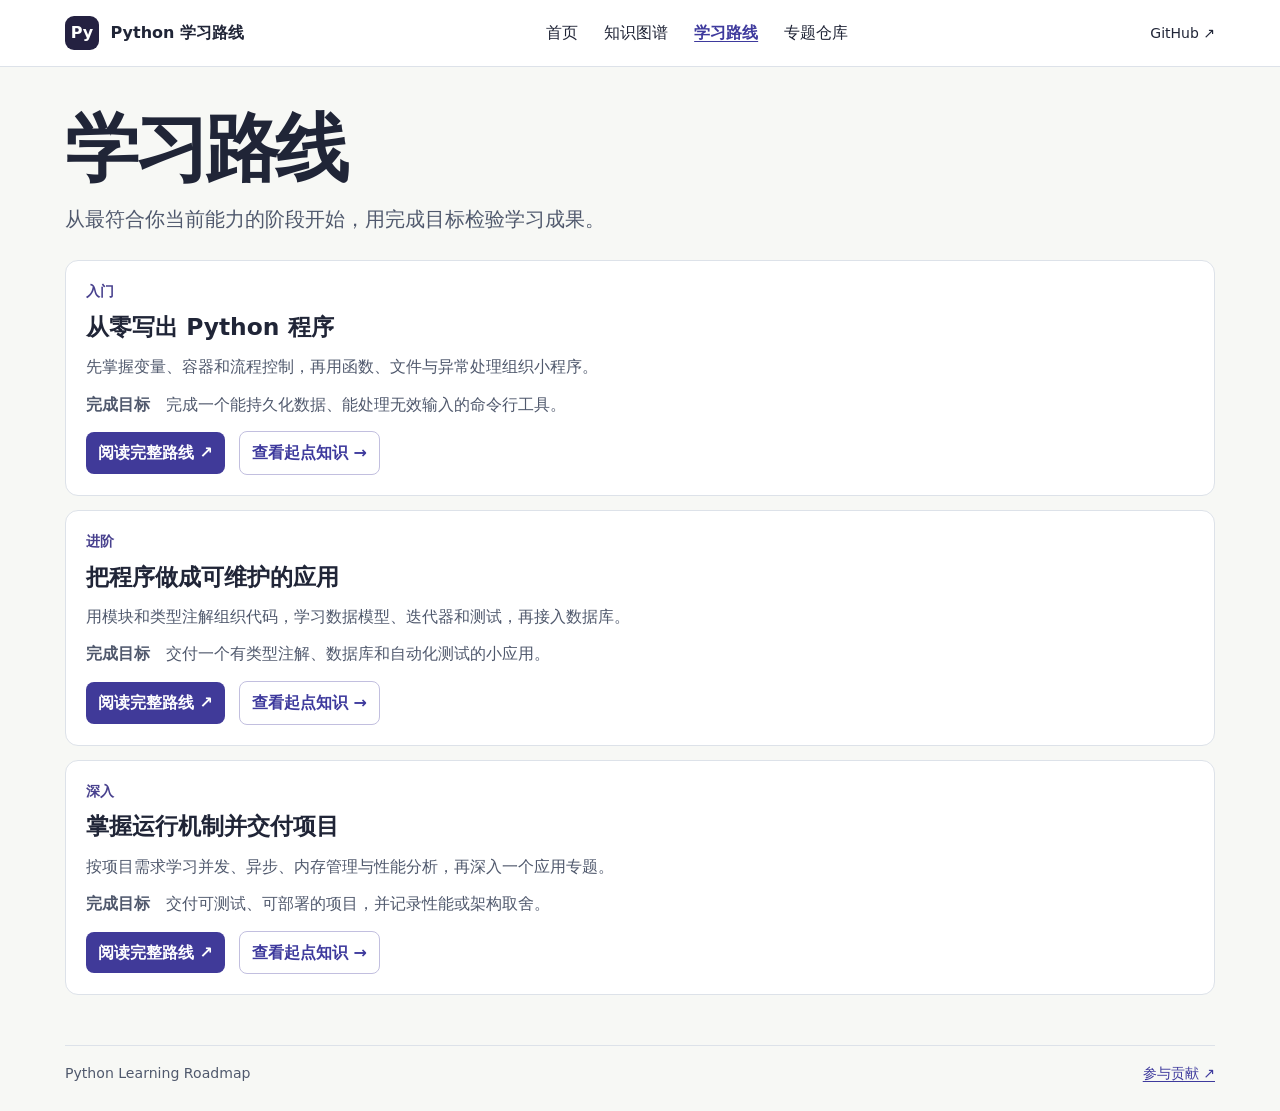
<file: docs/routes/index.html>
<!doctype html>
<html lang="zh-CN"><head><meta charset="utf-8"><meta name="viewport" content="width=device-width, initial-scale=1"><meta name="description" content="Python 中文开源学习路线与知识图谱"><title>学习路线 · PLR</title><link rel="stylesheet" href="../plr.css"></head>
<body><a class="skip" href="#content">跳到正文</a><div class="site-nav"><div class="site-inner"><a class="brand" href="../index.html"><span>Py</span> Python 学习路线</a><nav aria-label="网站导航"><a href="../index.html">首页</a><a href="../knowledge-graph/index.html">知识图谱</a><a href="../routes/index.html" aria-current="page">学习路线</a><a href="../topics/index.html">专题仓库</a></nav><a class="source" href="https://github.com/zyy-stu/python-learning-roadmap">GitHub ↗</a></div></div><main id="content" class="site-content"><h1>学习路线</h1><p class="lead">从最符合你当前能力的阶段开始，用完成目标检验学习成果。</p><div class="stack"><article class="tile" id="beginner"><p class="kicker">入门</p><h2>从零写出 Python 程序</h2><p>先掌握变量、容器和流程控制，再用函数、文件与异常处理组织小程序。</p><p><strong>完成目标</strong>　完成一个能持久化数据、能处理无效输入的命令行工具。</p><div class="links"><a class="primary" href="https://github.com/zyy-stu/python-learning-roadmap/blob/main/roadmap/beginner.md">阅读完整路线 ↗</a><a class="secondary" href="../knowledge-graph/index.html#01.02.03">查看起点知识 →</a></div></article><article class="tile" id="intermediate"><p class="kicker">进阶</p><h2>把程序做成可维护的应用</h2><p>用模块和类型注解组织代码，学习数据模型、迭代器和测试，再接入数据库。</p><p><strong>完成目标</strong>　交付一个有类型注解、数据库和自动化测试的小应用。</p><div class="links"><a class="primary" href="https://github.com/zyy-stu/python-learning-roadmap/blob/main/roadmap/intermediate.md">阅读完整路线 ↗</a><a class="secondary" href="../knowledge-graph/index.html#02.01.01">查看起点知识 →</a></div></article><article class="tile" id="advanced"><p class="kicker">深入</p><h2>掌握运行机制并交付项目</h2><p>按项目需求学习并发、异步、内存管理与性能分析，再深入一个应用专题。</p><p><strong>完成目标</strong>　交付可测试、可部署的项目，并记录性能或架构取舍。</p><div class="links"><a class="primary" href="https://github.com/zyy-stu/python-learning-roadmap/blob/main/roadmap/advanced.md">阅读完整路线 ↗</a><a class="secondary" href="../knowledge-graph/index.html#02.08.04">查看起点知识 →</a></div></article></div></main><div class="site-footer"><span>Python Learning Roadmap</span><a href="https://github.com/zyy-stu/python-learning-roadmap/blob/main/CONTRIBUTING.md">参与贡献 ↗</a></div></body></html>
</file>
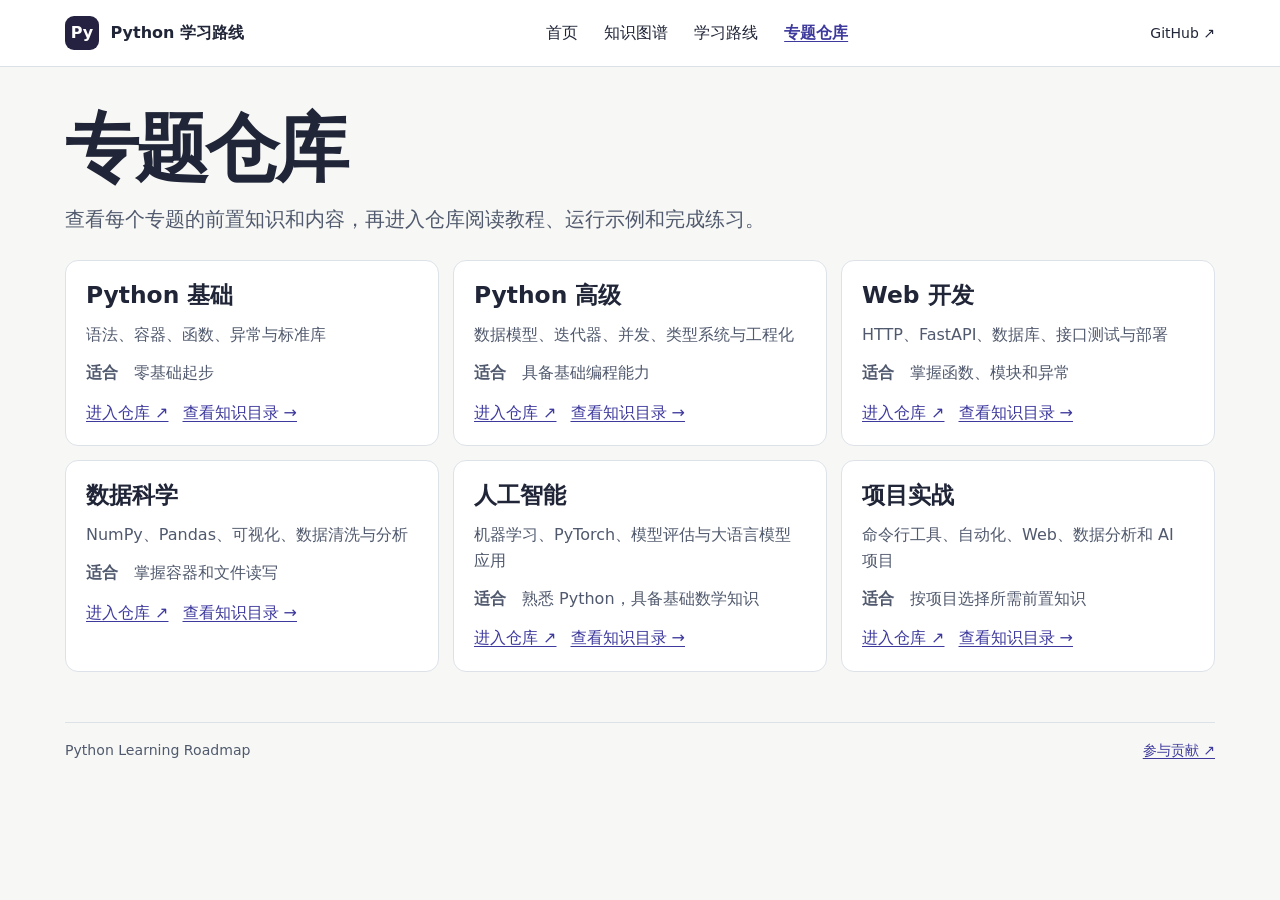
<file: docs/topics/index.html>
<!doctype html>
<html lang="zh-CN"><head><meta charset="utf-8"><meta name="viewport" content="width=device-width, initial-scale=1"><meta name="description" content="Python 中文开源学习路线与知识图谱"><title>专题仓库 · PLR</title><link rel="stylesheet" href="../plr.css"></head>
<body><a class="skip" href="#content">跳到正文</a><div class="site-nav"><div class="site-inner"><a class="brand" href="../index.html"><span>Py</span> Python 学习路线</a><nav aria-label="网站导航"><a href="../index.html">首页</a><a href="../knowledge-graph/index.html">知识图谱</a><a href="../routes/index.html">学习路线</a><a href="../topics/index.html" aria-current="page">专题仓库</a></nav><a class="source" href="https://github.com/zyy-stu/python-learning-roadmap">GitHub ↗</a></div></div><main id="content" class="site-content"><h1>专题仓库</h1><p class="lead">查看每个专题的前置知识和内容，再进入仓库阅读教程、运行示例和完成练习。</p><div class="grid"><article class="tile" id="python-basic"><h2>Python 基础</h2><p>语法、容器、函数、异常与标准库</p><p><strong>适合</strong>　零基础起步</p><div class="links"><a href="https://github.com/zyy-stu/python-basic">进入仓库 ↗</a><a href="../knowledge-graph/index.html#01">查看知识目录 →</a></div></article><article class="tile" id="python-advanced"><h2>Python 高级</h2><p>数据模型、迭代器、并发、类型系统与工程化</p><p><strong>适合</strong>　具备基础编程能力</p><div class="links"><a href="https://github.com/zyy-stu/python-advanced">进入仓库 ↗</a><a href="../knowledge-graph/index.html#02">查看知识目录 →</a></div></article><article class="tile" id="python-web"><h2>Web 开发</h2><p>HTTP、FastAPI、数据库、接口测试与部署</p><p><strong>适合</strong>　掌握函数、模块和异常</p><div class="links"><a href="https://github.com/zyy-stu/python-web">进入仓库 ↗</a><a href="../knowledge-graph/index.html#03">查看知识目录 →</a></div></article><article class="tile" id="python-data-science"><h2>数据科学</h2><p>NumPy、Pandas、可视化、数据清洗与分析</p><p><strong>适合</strong>　掌握容器和文件读写</p><div class="links"><a href="https://github.com/zyy-stu/python-data-science">进入仓库 ↗</a><a href="../knowledge-graph/index.html#04">查看知识目录 →</a></div></article><article class="tile" id="python-ai"><h2>人工智能</h2><p>机器学习、PyTorch、模型评估与大语言模型应用</p><p><strong>适合</strong>　熟悉 Python，具备基础数学知识</p><div class="links"><a href="https://github.com/zyy-stu/python-ai">进入仓库 ↗</a><a href="../knowledge-graph/index.html#05">查看知识目录 →</a></div></article><article class="tile" id="python-projects"><h2>项目实战</h2><p>命令行工具、自动化、Web、数据分析和 AI 项目</p><p><strong>适合</strong>　按项目选择所需前置知识</p><div class="links"><a href="https://github.com/zyy-stu/python-projects">进入仓库 ↗</a><a href="../knowledge-graph/index.html#06">查看知识目录 →</a></div></article></div></main><div class="site-footer"><span>Python Learning Roadmap</span><a href="https://github.com/zyy-stu/python-learning-roadmap/blob/main/CONTRIBUTING.md">参与贡献 ↗</a></div></body></html>
</file>
<file: docs/plr.css>
:root{color-scheme:light;--site-ink:#202537;--site-muted:#50596d;--site-line:#dde2e9;--site-paper:#f7f8f5;--site-accent:#3e3a9d;font:16px/1.6 system-ui,"Microsoft YaHei",sans-serif;background:var(--site-paper);color:var(--site-ink)}
*{box-sizing:border-box}body{margin:0}a{color:var(--site-accent);text-underline-offset:3px}a:focus-visible,button:focus-visible{outline:3px solid #6158ce;outline-offset:3px}.skip{position:absolute;left:12px;top:-100px;background:#fff;padding:8px;z-index:2}.skip:focus{top:8px}.site-nav{border-bottom:1px solid var(--site-line);background:#fff}.site-inner,.site-content,.site-footer{width:min(1150px,100% - 36px);margin-inline:auto}.site-inner{display:flex;align-items:center;justify-content:space-between;gap:20px;min-height:66px;flex-wrap:wrap}.site-inner nav{display:flex;gap:clamp(10px,2.6vw,26px);flex-wrap:wrap}.site-inner a{text-decoration:none;color:var(--site-ink)}.site-inner nav a[aria-current]{color:var(--site-accent);font-weight:700;text-decoration:underline}.site-inner .brand{font-weight:750;white-space:nowrap}.brand span{display:inline-grid;place-items:center;width:34px;height:34px;background:#242141;color:#fff;border-radius:9px;margin-right:6px}.source{font-size:.875rem}.site-content{padding-block:42px 50px}.site-content h1{font-size:clamp(2.25rem,6vw,4.6rem);letter-spacing:-.055em;line-height:1.08;margin:0 0 16px}.site-content h2,.site-content h3{line-height:1.25;margin:0 0 12px}.site-content h2{font-size:1.46rem}.site-content h3{font-size:1.18rem}.lead{font-size:clamp(1.05rem,2vw,1.24rem);max-width:38em;color:var(--site-muted);margin:0 0 24px}.hero{display:grid;grid-template-columns:1.4fr 1fr;gap:clamp(22px,5vw,65px);align-items:center;padding:clamp(22px,5vw,52px);border-radius:22px;background:#ebebfb}.kicker{color:#48418e;font-weight:700;font-size:.85rem;margin:0 0 10px}.example{background:#262344;color:#fff;padding:22px;border-radius:16px}.example h2{font-size:1rem}.example ol{margin:0;padding-left:1.35em}.example li{padding:6px 0}.example a{color:#fff;font-weight:700}.example span{display:block;color:#dddaf1;font-size:.86rem}.links{display:flex;flex-wrap:wrap;gap:9px 14px;align-items:center;margin-top:14px}.primary,.secondary{display:inline-block;border-radius:8px;padding:8px 12px;font-weight:650;text-decoration:none}.primary{color:white;background:#403a99}.secondary{background:#fff;border:1px solid #c2bfdf}.primary:hover{background:#2d2675}.secondary:hover{background:#f1f0ff}.block{margin-top:34px}.grid,.stack{display:grid;gap:14px}.grid{grid-template-columns:repeat(3,minmax(0,1fr))}.tile{border:1px solid var(--site-line);border-radius:13px;background:#fff;padding:20px;min-width:0}.tile p:not(.kicker){color:var(--site-muted);margin:0 0 12px}.topic-links{display:flex;gap:9px;flex-wrap:wrap}.topic-links a{background:#fff;border:1px solid var(--site-line);border-radius:8px;text-decoration:none;padding:8px 12px}.site-footer{display:flex;justify-content:space-between;gap:12px;border-top:1px solid var(--site-line);padding-block:16px 26px;font-size:.88rem;color:var(--site-muted)}@media(max-width:800px){.hero,.grid{grid-template-columns:1fr 1fr}}@media(max-width:600px){.site-inner{gap:8px;padding:8px 0}.site-inner nav{order:3;width:100%;font-size:.9rem}.hero,.grid{grid-template-columns:1fr}.site-content{padding-top:24px}}
</file>
